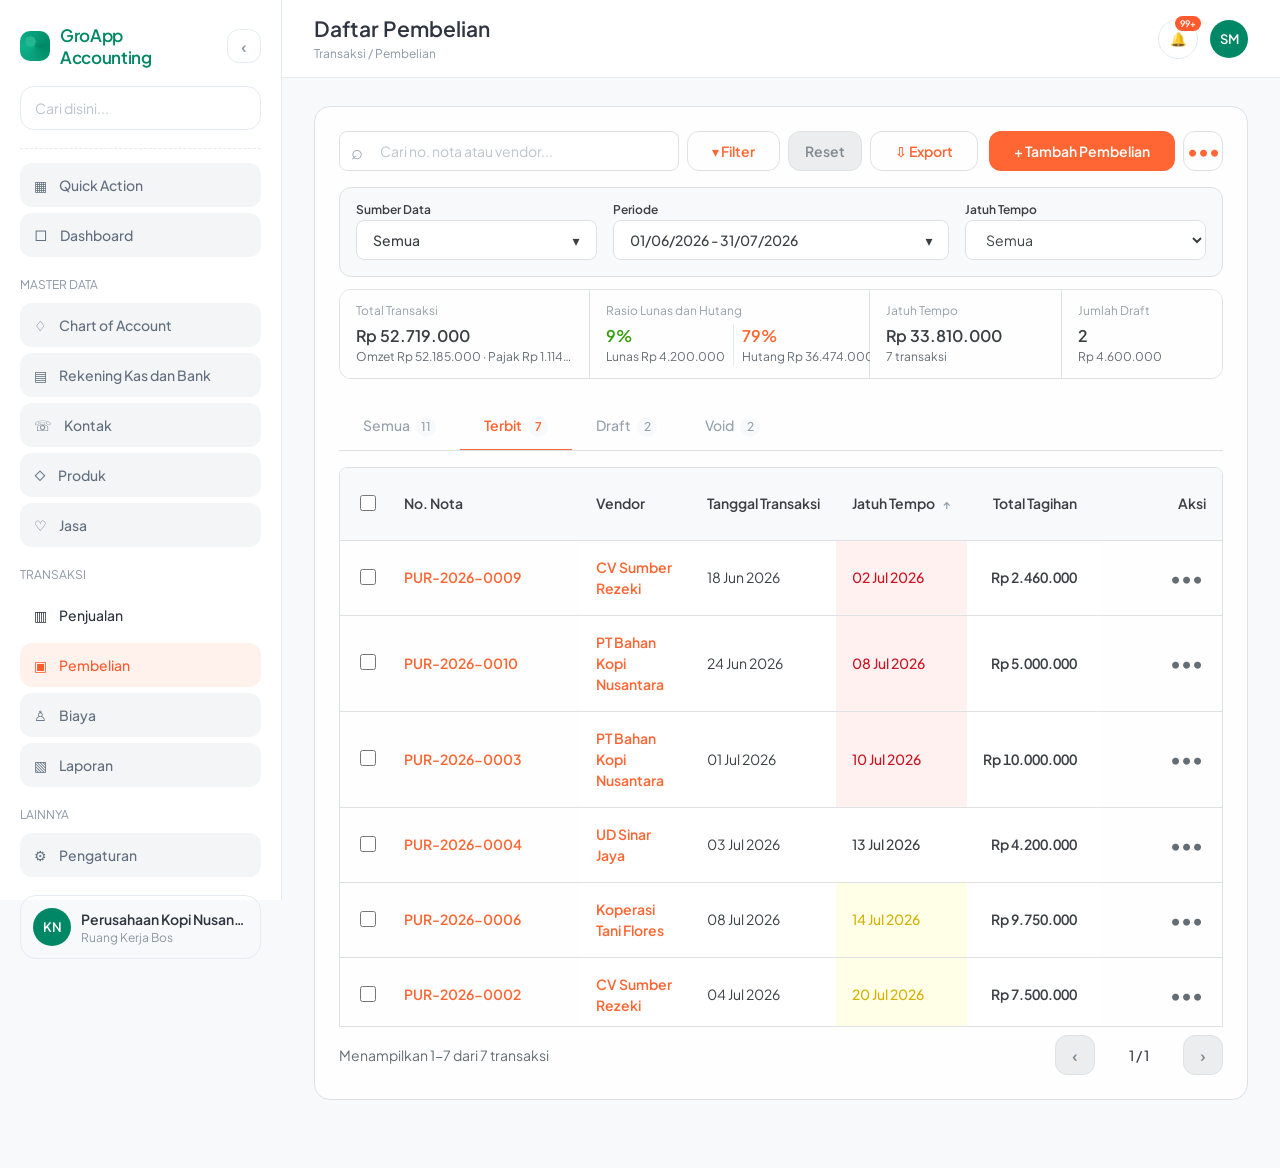
<file: ON-Pembelian dan Penjualan/index.html>
<!DOCTYPE html>
<html lang="id">
<head>
  <meta charset="UTF-8" />
  <meta name="viewport" content="width=device-width, initial-scale=1.0" />
  <meta http-equiv="refresh" content="0; url=./pembelian/" />
  <title>GroApp Accounting</title>
  <script>
    window.location.replace("./pembelian/");
  </script>
</head>
<body>
  <a href="./pembelian/">Buka prototype pembelian</a>
</body>
</html>
</file>
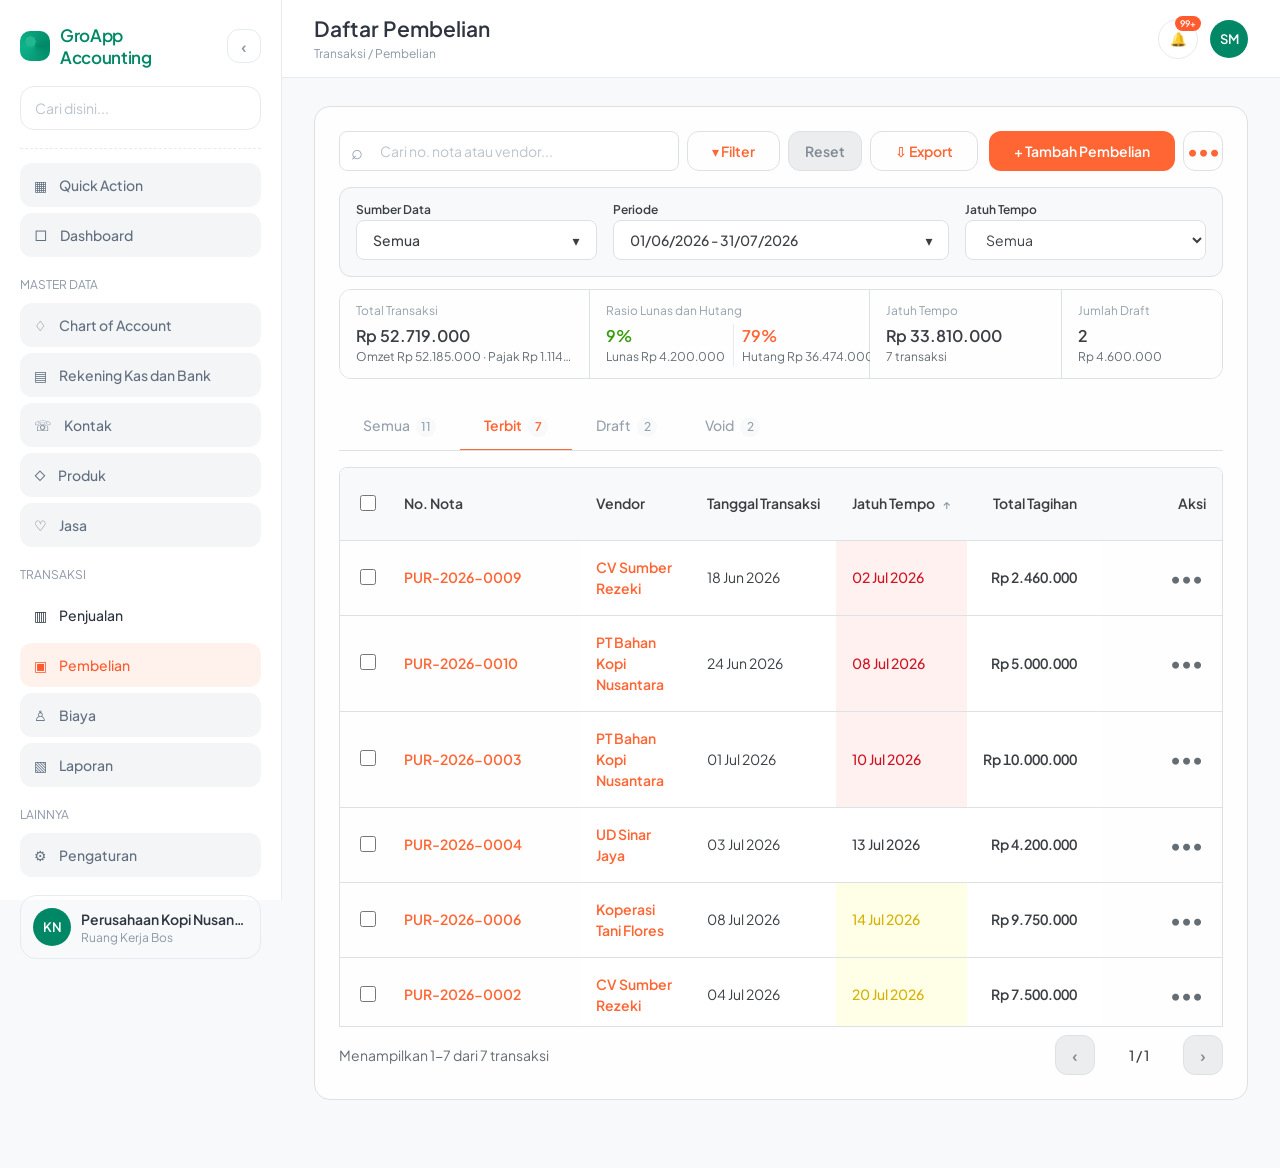
<file: ON-Pembelian dan Penjualan/pembelian/index.html>
<!DOCTYPE html>
<html lang="id">
<head>
  <meta charset="UTF-8" />
  <meta name="viewport" content="width=device-width, initial-scale=1.0"/>
  <title>GroApp Accounting - Tagihan Pembelian</title>

  <link rel="stylesheet" href="../assets/styles.css" />
</head>

<body>
  <div class="app">
    <aside class="sidebar">
      <div class="sidebar-head">
        <div class="brand">
          <div class="brand-mark"></div>
          <span>GroApp Accounting</span>
        </div>
        <button class="sidebar-toggle" onclick="toggleSidebar()" title="Collapse sidebar">‹</button>
      </div>

      <div class="sidebar-search">
        <input placeholder="Cari disini..." />
      </div>

      <nav class="nav">
        <div class="nav-item disabled" title="Belum aktif">▦ <span class="nav-label">Quick Action</span></div>
        <div class="nav-item disabled" title="Belum aktif">□ <span class="nav-label">Dashboard</span></div>

        <div class="nav-section">MASTER DATA</div>
        <div class="nav-item disabled" title="Belum aktif">♢ <span class="nav-label">Chart of Account</span></div>
        <div class="nav-item disabled" title="Belum aktif">▤ <span class="nav-label">Rekening Kas dan Bank</span></div>
        <div class="nav-item disabled" title="Belum aktif">☏ <span class="nav-label">Kontak</span></div>
        <div class="nav-item disabled" title="Belum aktif">◇ <span class="nav-label">Produk</span></div>
        <div class="nav-item disabled" title="Belum aktif">♡ <span class="nav-label">Jasa</span></div>

        <div class="nav-section">TRANSAKSI</div>
        <a class="nav-item" href="../penjualan/">▥ <span class="nav-label">Penjualan</span></a>
        <a class="nav-item active" href="../pembelian/">▣ <span class="nav-label">Pembelian</span></a>
        <div class="nav-item disabled" title="Belum aktif">♙ <span class="nav-label">Biaya</span></div>
        <div class="nav-item disabled" title="Belum aktif">▧ <span class="nav-label">Laporan</span></div>

        <div class="nav-section">LAINNYA</div>
        <div class="nav-item disabled" title="Belum aktif">⚙ <span class="nav-label">Pengaturan</span></div>
      </nav>

      <div class="company">
        <div class="avatar">KN</div>
        <div>
          <div class="company-title">Perusahaan Kopi Nusant...</div>
          <div class="company-sub">Ruang Kerja Bos</div>
        </div>
      </div>
    </aside>

    <button class="mobile-nav-backdrop" type="button" onclick="toggleMobileSidebar(false)" aria-label="Tutup navigasi"></button>

    <main class="main">
      <header class="topbar">
        <div class="topbar-heading">
          <button class="mobile-menu-toggle" type="button" onclick="toggleMobileSidebar()" aria-label="Buka navigasi" aria-expanded="false" title="Buka navigasi">☰</button>
          <div>
            <h1 class="page-title" id="pageTitle">Daftar Pembelian</h1>
            <div class="breadcrumb" id="pageBreadcrumb">Transaksi / Pembelian</div>
          </div>
        </div>

        <div class="top-actions">
          <button class="bell" onclick="toggleNotification(event)" aria-label="Buka notifikasi" title="Notifikasi">🔔</button>
          <div class="avatar">SM</div>
        </div>
      </header>

      <section class="content">
        <section id="listPage" class="page active">
          <div class="card panel list-panel">
            <div class="toolbar">
              <div class="toolbar-left">
                <div class="search-wrap">
                  <input class="search-input" id="searchInput" placeholder="Cari no. nota atau vendor..." aria-label="Cari nomor nota atau vendor" />
                </div>
                <button class="btn btn-secondary" onclick="toggleFilter(true)">▾ Filter</button>
                <button class="btn btn-neutral" id="resetFilterButton" onclick="resetFilter()" disabled>Reset</button>
                <button class="btn btn-secondary" onclick="openExportModal('filtered')">⇩ Export</button>
              </div>
              <div class="header-actions">
                <button class="btn btn-primary" onclick="openForm('create')">+ Tambah Pembelian</button>
                <div class="header-more-wrap">
                  <button class="btn btn-secondary header-more-button" type="button" onclick="toggleHeaderActions(event)" aria-label="Buka aksi lainnya" aria-expanded="false" title="Aksi lainnya">•••</button>
                  <div class="header-more-menu" id="headerActionsMenu">
                    <button type="button" onclick="quickAction('OCR'); closeHeaderActions()">Tambah melalui OCR</button>
                    <button type="button" onclick="openStandalonePayment(); closeHeaderActions()">Tambah Pembayaran</button>
                  </div>
                </div>
              </div>
            </div>

            <div class="quick-filters">
              <div class="field">
                <label>Sumber Data</label>
                <div class="multi-select">
                  <button class="select-trigger" id="quickSourcesTrigger" onclick="toggleQuickSourceMenu()" type="button"><span>Semua</span><span>▾</span></button>
                  <div class="multi-menu" id="quickSourcesMenu">
                    <input id="quickSourceSearch" placeholder="Cari sumber data..." oninput="renderQuickSourceOptions()" />
                    <div class="multi-options" id="quickFilterSources"></div>
                  </div>
                </div>
              </div>

              <div class="field">
                <label>Periode</label>
                <button class="date-trigger" id="quickPeriodLabel" onclick="openPeriodModal('quick')" type="button">
                  <span>01/06/2026 - 31/07/2026</span><span>▾</span>
                </button>
              </div>

              <div class="field">
                <label>Jatuh Tempo</label>
                <select id="quickDue" onchange="applyQuickFilters()">
                  <option value="all">Semua</option>
                  <option value="14">14 hari lagi</option>
                  <option value="7">7 hari lagi</option>
                  <option value="3">3 hari lagi</option>
                  <option value="tomorrow">Besok</option>
                  <option value="today">Hari ini</option>
                  <option value="overdue">Terlambat</option>
                </select>
              </div>
            </div>

            <div class="active-filters" id="activeFilters" aria-live="polite"></div>

            <div class="stats">
              <div class="stat">
                <div class="stat-label">Total Transaksi</div>
                <div class="stat-value" id="statTotal">Rp0</div>
                <div class="split-nominal" id="statTotalBreakdown">Omzet Rp0 · Pajak Rp0 · Diskon Rp0</div>
              </div>

              <div class="stat">
                <div class="stat-label">Rasio Lunas dan Hutang</div>
                <div class="split-stat">
                  <div class="split-box">
                    <div class="split-percent" id="paidPercent">0%</div>
                    <div class="split-nominal" id="paidNominal">Lunas Rp0</div>
                  </div>
                  <div class="split-box">
                    <div class="split-percent debt" id="debtPercent">0%</div>
                    <div class="split-nominal" id="debtNominal">Utang Rp0</div>
                  </div>
                </div>
              </div>

              <div class="stat">
                <div class="stat-label">Jatuh Tempo</div>
                <div class="stat-value" id="dueNominal">Rp0</div>
                <div class="split-nominal" id="dueThisMonth">0 transaksi</div>
              </div>

              <div class="stat">
                <div class="stat-label">Jumlah Draft</div>
                <div class="stat-value" id="draftCount">0</div>
                <div class="split-nominal" id="draftNominal">Rp0</div>
              </div>
            </div>

            <div class="tabs" id="statusTabs">
              <button class="tab-btn" data-tab="all" onclick="setTransactionTab('all')">Semua <span id="tabAllCount">0</span></button>
              <button class="tab-btn active" data-tab="Terbit" onclick="setTransactionTab('Terbit')">Terbit <span id="tabTerbitCount">0</span></button>
              <button class="tab-btn" data-tab="Draft" onclick="setTransactionTab('Draft')">Draft <span id="tabDraftCount">0</span></button>
              <button class="tab-btn" data-tab="Void" onclick="setTransactionTab('Void')">Void <span id="tabVoidCount">0</span></button>
            </div>

            <div class="bulk-bar" id="bulkBar">
              <strong id="bulkInfo">0 transaksi dipilih</strong>
              <div class="bulk-actions">
                <button class="btn btn-ghost" onclick="bulkAction('export')">Export</button>
                <button class="btn btn-ghost" onclick="bulkAction('print')">Cetak</button>
                <button class="btn btn-ghost" onclick="bulkAction('pdf')">Unduh PDF</button>
                <button class="btn btn-ghost" onclick="bulkAction('wa')">Share WhatsApp</button>
                <button class="btn btn-ghost" onclick="bulkAction('email')">Share Email</button>
              </div>
            </div>

            <div class="table-wrap">
              <table>
                <thead>
                  <tr>
                    <th class="check-cell"><input id="selectAll" type="checkbox" onchange="toggleSelectAll(this.checked)" aria-label="Pilih semua transaksi" /></th>
                    <th>No. Nota</th>
                    <th>Vendor</th>
                    <th>Tanggal Transaksi</th>
                    <th class="sortable" onclick="sortColumn('dueDate')" title="Merah: tanggal jatuh tempo sudah terlewati dan belum lunas. Kuning: jatuh tempo dalam 7 hari atau kurang dan belum lunas.">Jatuh Tempo <span class="sort-arrow" id="sort-dueDate">↕</span></th>
                    <th>Total Tagihan</th>
                    <th>Sisa Tagihan</th>
                    <th>Status Pembayaran</th>
                    <th>Aksi</th>
                  </tr>
                </thead>
                <tbody id="invoiceRows"></tbody>
              </table>
            </div>
            <div class="table-footer" id="tableFooter" aria-live="polite"></div>
          </div>
        </section>

        <section id="formPage" class="page">
          <div id="salesWizard"></div>
        </section>

        <section id="detailPage" class="page">
          <div class="card panel">
            <div class="section-head">
              <h1 class="panel-title">Detail Pembelian</h1>
              <div style="display:flex; gap:10px; flex-wrap:wrap;">
                <button class="btn btn-ghost" onclick="showPage('list')">← Kembali</button>
                <button class="btn btn-ghost" onclick="openJournal()">Lihat Jurnal</button>
                <button class="btn btn-soft" id="editBtn" onclick="openForm('edit')">Ubah</button>
                <button class="btn btn-danger" id="cancelBtn" onclick="openCancelModal()">Batalkan</button>
                <button class="btn btn-primary" id="paymentBtn" onclick="openPayment()">Catat Pembayaran</button>
              </div>
            </div>

            <div class="void-banner" id="detailVoidNotice">
              <div class="void-watermark">VOID</div>
              <div>
                <div class="void-title">Transaksi ini sudah di-void</div>
                <div class="void-meta">Alasan: <strong id="voidReasonText">-</strong></div>
                <div class="void-meta">Tanggal Void: <strong id="voidDateText">-</strong></div>
                <div class="void-meta" id="voidJournalText">-</div>
              </div>
            </div>

            <div class="detail-grid">
              <div>
                <div class="info-label">No. Nota</div>
                <div class="info-value" id="detailCode">-</div>
              </div>
              <div>
                <div class="info-label">Vendor</div>
                <div class="info-value" id="detailVendor">-</div>
              </div>
              <div>
                <div class="info-label">Status Transaksi</div>
                <div id="detailStatus"></div>
              </div>
              <div>
                <div class="info-label">Status Pembayaran</div>
                <div id="detailPaymentStatus"></div>
              </div>
              <div>
                <div class="info-label">Referensi Invoice Vendor</div>
                <div class="info-value" id="detailRef">-</div>
              </div>
              <div>
                <div class="info-label">Tanggal Transaksi</div>
                <div class="info-value" id="detailDate">-</div>
              </div>
              <div>
                <div class="info-label">Tanggal Jatuh Tempo</div>
                <div class="info-value" id="detailDue">-</div>
              </div>
            </div>
          </div>

          <div class="card panel">
            <h2 class="panel-title">Rincian Item</h2>
            <div style="height:18px"></div>

            <div class="table-wrap">
              <table>
                <thead>
                  <tr>
                    <th>Produk/Jasa</th>
                    <th>Deskripsi</th>
                    <th>Qty</th>
                    <th>Harga</th>
                    <th>Subtotal</th>
                  </tr>
                </thead>
                <tbody id="detailItems"></tbody>
              </table>
            </div>
          </div>

          <div class="card panel">
            <h2 class="panel-title">Ringkasan Total</h2>
            <div style="height:18px"></div>

            <div class="detail-grid">
              <div>
                <div class="info-label">Subtotal</div>
                <div class="info-value" id="detailSubtotal">Rp0</div>
              </div>
              <div>
                <div class="info-label">Diskon</div>
                <div class="info-value" id="detailDiscount">Rp0</div>
              </div>
              <div>
                <div class="info-label">Pajak</div>
                <div class="info-value" id="detailTax">Rp0</div>
              </div>
              <div>
                <div class="info-label">Biaya Tambahan</div>
                <div class="info-value" id="detailFee">Rp0</div>
              </div>
              <div>
                <div class="info-label">Total Tagihan</div>
                <div class="info-value amount" id="detailTotal">Rp0</div>
              </div>
              <div>
                <div class="info-label">Sisa Tagihan</div>
                <div class="info-value" id="detailRemaining">Rp0</div>
              </div>
            </div>
          </div>

          <div class="form-grid">
            <div class="card panel">
              <h2 class="panel-title">Histori Pembayaran</h2>
              <div id="paymentHistory"></div>
            </div>

            <div class="card panel">
              <h2 class="panel-title">Histori Perubahan</h2>
              <div id="changeHistory"></div>
            </div>
          </div>
        </section>
      </section>
    </main>
  </div>

  <div class="filter-popover" id="filterPopover" onclick="outsideFilter(event)">
    <div class="filter-card">
      <div class="section-head" style="margin-bottom:18px;">
        <h2 class="panel-title">Filter</h2>
        <button class="close" onclick="toggleFilter(false)">×</button>
      </div>

      <div class="filter-grid">
        <div class="field">
          <label>Sumber Data</label>
          <div class="multi-select">
            <button class="select-trigger" id="sourcesTrigger" onclick="toggleMultiMenu('sources')" type="button"><span>Semua</span><span>▾</span></button>
            <div class="multi-menu" id="sourcesMenu">
              <input id="sourceSearch" placeholder="Cari sumber data..." oninput="renderMultiOptions('sources')" />
              <div class="multi-options" id="filterSources"></div>
            </div>
          </div>
        </div>

        <div class="field">
          <label>Vendor</label>
          <div class="multi-select">
            <button class="select-trigger" id="vendorsTrigger" onclick="toggleMultiMenu('vendors')" type="button"><span>Semua</span><span>▾</span></button>
            <div class="multi-menu" id="vendorsMenu">
              <input id="vendorSearch" placeholder="Cari vendor..." oninput="renderMultiOptions('vendors')" />
              <div class="multi-options" id="filterVendors"></div>
            </div>
          </div>
        </div>

        <div class="field">
          <label>Periode</label>
          <button class="date-trigger" id="filterPeriodLabel" onclick="openPeriodModal('filter')" type="button">
            <span>01/06/2026 - 31/07/2026</span><span>▾</span>
          </button>
          <div class="status-note">Maksimal rentang periode satu tahun.</div>
        </div>

        <div class="field">
          <label>Metode Pembayaran</label>
          <select id="filterPaymentMethod">
            <option value="all">Semua metode</option>
            <option>Transfer Bank</option>
            <option>Tunai</option>
            <option>Virtual Account</option>
            <option>Kartu Kredit</option>
          </select>
        </div>

        <div class="field">
          <label>Rekening Kas/Bank</label>
          <div class="multi-select">
            <button class="select-trigger" id="accountsTrigger" onclick="toggleMultiMenu('accounts')" type="button"><span>Semua</span><span>▾</span></button>
            <div class="multi-menu" id="accountsMenu">
              <input id="accountSearch" placeholder="Cari rekening..." oninput="renderMultiOptions('accounts')" />
              <div class="multi-options" id="filterAccounts"></div>
            </div>
          </div>
        </div>

        <div class="field">
          <label>Produk</label>
          <div class="multi-select">
            <button class="select-trigger" id="productsTrigger" onclick="toggleMultiMenu('products')" type="button"><span>Semua</span><span>▾</span></button>
            <div class="multi-menu" id="productsMenu">
              <input id="productSearch" placeholder="Cari produk..." oninput="renderMultiOptions('products')" />
              <div class="multi-options" id="filterProducts"></div>
            </div>
          </div>
        </div>

        <div class="field">
          <label>Status Pembayaran</label>
          <select id="filterPaymentStatus" onchange="syncDueFilterAvailability()">
            <option value="all">Semua status pembayaran</option>
            <option>Belum Dibayar</option>
            <option>Dibayar Sebagian</option>
            <option>Lunas</option>
          </select>
        </div>

        <div class="field">
          <label>Status Transaksi</label>
          <select id="filterTransactionStatus">
            <option value="all">Semua status transaksi</option>
            <option>Draft</option>
            <option>Terbit</option>
            <option>Void</option>
          </select>
        </div>

        <div class="field">
          <label>Status Jatuh Tempo</label>
          <select id="filterDueStatus">
            <option value="all">Semua</option>
            <option value="14">14 hari lagi</option>
            <option value="7">7 hari lagi</option>
            <option value="3">3 hari lagi</option>
            <option value="tomorrow">Besok</option>
            <option value="today">Hari ini</option>
            <option value="overdue">Terlambat</option>
          </select>
          <div class="status-note" id="dueFilterNote">Aktif saat status pembayaran belum lunas.</div>
        </div>

        <div class="field">
          <label>Pembuat Nota</label>
          <div class="multi-select">
            <button class="select-trigger" id="creatorsTrigger" onclick="toggleMultiMenu('creators')" type="button"><span>Semua</span><span>▾</span></button>
            <div class="multi-menu" id="creatorsMenu">
              <input id="creatorSearch" placeholder="Cari pembuat..." oninput="renderMultiOptions('creators')" />
              <div class="multi-options" id="filterCreators"></div>
            </div>
          </div>
        </div>
      </div>

      <div class="modal-actions">
        <button class="btn btn-ghost" onclick="resetFilter()">Reset</button>
        <button class="btn btn-primary" onclick="applyFilter()">Terapkan</button>
      </div>
    </div>
  </div>

  <div class="notification-popover" id="notificationPopover">
    <div class="notification-title">Notifikasi</div>

    <div class="notification-item">
      <div class="notification-dot">⏰</div>
      <div>
        <div class="notification-main">Reminder H-3 Jatuh Tempo</div>
        <div class="notification-desc">
          Tagihan <strong>BIL-0001</strong> dari PT Maju Mapan akan jatuh tempo dalam 3 hari.
        </div>
        <div class="notification-time">Hari ini, 09:00</div>
      </div>
    </div>

    <div class="notification-item">
      <div class="notification-dot">⚠️</div>
      <div>
        <div class="notification-main">Jatuh Tempo Hari Ini</div>
        <div class="notification-desc">
          Tagihan <strong>BIL-0006</strong> dari CV Sumber Rezeki jatuh tempo hari ini dan belum lunas.
        </div>
        <div class="notification-time">Hari ini, 08:00</div>
      </div>
    </div>
  </div>

  <div class="modal-backdrop" id="journalModal">
    <div class="modal large">
      <div class="modal-head">
        <div>
          <div class="modal-title">Jurnal Otomatis</div>
          <div class="sub-text" id="journalSubtitle">Jurnal dibuat otomatis dari tagihan dan pembayaran.</div>
        </div>
        <button class="close" onclick="closeModal('journalModal')">×</button>
      </div>

      <div class="table-wrap">
        <table>
          <thead>
            <tr>
              <th>Tanggal</th>
              <th>Akun</th>
              <th>Debit</th>
              <th>Kredit</th>
            </tr>
          </thead>
          <tbody id="journalRows"></tbody>
        </table>
      </div>

      <div class="modal-actions">
        <button class="btn btn-primary" onclick="closeModal('journalModal')">Tutup</button>
      </div>
    </div>
  </div>

  <div class="modal-backdrop" id="paymentModal">
    <div class="modal">
      <div class="modal-head">
        <div>
          <div class="modal-title">Catat Pembayaran</div>
          <div class="sub-text" id="paymentInfo">Sisa tagihan: Rp0</div>
        </div>
        <button class="close" onclick="closeModal('paymentModal')">×</button>
      </div>

      <div class="form-grid">
        <div class="field">
          <label>Tanggal Pembayaran <span class="required">*</span></label>
          <input id="paymentDate" type="date" />
        </div>

        <div class="field">
          <label>Rekening <span class="required">*</span></label>
          <select id="paymentAccount">
            <option>BCA Operasional</option>
            <option>Mandiri Bisnis</option>
            <option>BRI Utama</option>
          </select>
        </div>

        <div class="field">
          <label>Nominal <span class="required">*</span></label>
          <input id="paymentAmount" type="number" />
        </div>
      </div>

      <div style="height:14px"></div>

      <div class="field">
        <label>Nomor Referensi</label>
        <input id="paymentRef" placeholder="Contoh: TRX-20260120-001" />
      </div>

      <div style="height:14px"></div>

      <div class="upload">
        📁 <span>Unggah bukti bayar</span>
        <div class="sub-text">Format: JPG, PNG, PDF</div>
      </div>

      <div class="modal-actions">
        <button class="btn btn-ghost" onclick="closeModal('paymentModal')">Batal</button>
        <button class="btn btn-primary" onclick="savePayment()">Simpan Pembayaran</button>
      </div>
    </div>
  </div>

  <div class="modal-backdrop" id="cancelModal">
    <div class="modal">
      <div class="modal-head">
        <div>
          <div class="modal-title">Void transaksi?</div>
          <div class="sub-text">
            <span id="cancelTargetCode">-</span> · <span id="cancelTargetStatus">-</span>
          </div>
        </div>
        <button class="close" onclick="closeModal('cancelModal')">×</button>
      </div>

      <div class="void-options">
        <label class="choice-card">
          <input type="radio" name="cancelOption" value="void" checked />
          <span>
            <strong>Void saja</strong>
            <small>Transaksi lama berubah menjadi Void dan tetap tersimpan sebagai histori.</small>
          </span>
        </label>
        <label class="choice-card">
          <input type="radio" name="cancelOption" value="copy" />
          <span>
            <strong>Void dan Salin Transaksi Baru</strong>
            <small>Form transaksi baru akan dibuka dengan data dari transaksi lama dan nomor baru.</small>
          </span>
        </label>
      </div>

      <div class="field">
        <label>Alasan pembatalan <span class="required">*</span></label>
        <textarea id="cancelReason" placeholder="Contoh: harga vendor berubah, transaksi akan dibuat ulang."></textarea>
      </div>

      <div class="void-note" id="cancelJournalInfo">Status tutup buku dihitung otomatis dari tanggal transaksi.</div>
      <div class="void-note warning" id="cancelPaymentWarning"></div>

      <div class="modal-actions">
        <button class="btn btn-ghost" onclick="closeModal('cancelModal')">Kembali</button>
        <button class="btn btn-danger" onclick="confirmCancel()">Ya, Void</button>
      </div>
    </div>
  </div>

  <div class="modal-backdrop" id="vendorModal">
    <div class="modal">
      <div class="modal-head">
        <div>
          <div class="modal-title" id="vendorModalTitle">Detail Vendor</div>
          <div class="sub-text" id="vendorModalSubtitle">Kontak vendor</div>
        </div>
        <button class="close" onclick="closeModal('vendorModal')">×</button>
      </div>

      <div class="detail-grid">
        <div>
          <div class="info-label">Nama Vendor</div>
          <div class="info-value" id="vendorInfoName">-</div>
        </div>
        <div>
          <div class="info-label">Telepon</div>
          <div class="info-value" id="vendorInfoPhone">-</div>
        </div>
        <div>
          <div class="info-label">Email</div>
          <div class="info-value" id="vendorInfoEmail">-</div>
        </div>
      </div>

      <div class="modal-actions">
        <button class="btn btn-primary" onclick="closeModal('vendorModal')">Tutup</button>
      </div>
    </div>
  </div>

  <div class="modal-backdrop" id="periodModal">
    <div class="modal period">
      <div class="period-head">
        <h2 class="panel-title">Pilih Periode</h2>
        <div class="header-actions">
          <button class="btn btn-ghost" onclick="resetPeriodDraft()">Reset</button>
          <button class="btn btn-soft" onclick="togglePeriodShortcuts()">Pilih ▾</button>
        </div>
      </div>

      <div class="period-body">
        <div>
          <div class="period-field">
            Periode Awal <span class="required">*</span>
            <strong id="periodDraftStart">01/06/2026</strong>
          </div>
          <div class="calendar-title">‹ <span>Juli</span></div>
          <div class="calendar-grid" id="calendarStart"></div>
        </div>

        <div>
          <div class="period-field">
            Periode Akhir <span class="required">*</span>
            <strong id="periodDraftEnd">31/07/2026</strong>
          </div>
          <div class="calendar-title"><span>Juli</span> ›</div>
          <div class="calendar-grid" id="calendarEnd"></div>
        </div>

        <div class="period-shortcuts" id="periodShortcuts">
          <button onclick="setPeriodShortcut('today')">Hari ini</button>
          <button onclick="setPeriodShortcut('year')">Tahun Ini</button>
          <button onclick="setPeriodShortcut('week')">1 Minggu Terakhir</button>
          <button onclick="setPeriodShortcut('month')">1 Bulan Terakhir</button>
          <button onclick="setPeriodShortcut('quarter')">3 Bulan Terakhir</button>
          <button onclick="setPeriodShortcut('custom')">Custom</button>
        </div>
      </div>

      <div class="period-footer">
        <button class="btn btn-ghost" onclick="closeModal('periodModal')">Batal</button>
        <button class="btn btn-primary" onclick="applyPeriodDraft()">Terapkan</button>
      </div>
    </div>
  </div>

  <div class="modal-backdrop" id="exportModal">
    <div class="modal export-modal">
      <div class="export-head">
        <h2 class="panel-title">Pengaturan Ekspor</h2>
        <button class="close" onclick="closeModal('exportModal')">×</button>
      </div>

      <div class="export-body">
        <div class="export-option active" id="exportOptionFiltered" onclick="setExportScope('filtered')">
          <div class="export-left"><span class="radio-dot"></span>Sesuai Filter dan Search</div>
          <div class="count-pill" id="exportFilteredCount">0 Item</div>
        </div>
        <div class="export-option" id="exportOptionDraft" onclick="setExportScope('draft')">
          <div class="export-left"><span class="radio-dot"></span>Draft Saja</div>
          <div class="count-pill" id="exportDraftCount">0 Item</div>
        </div>
        <div class="export-option" id="exportOptionTerbit" onclick="setExportScope('terbit')">
          <div class="export-left"><span class="radio-dot"></span>Terbit Saja</div>
          <div class="count-pill" id="exportTerbitCount">0 Item</div>
        </div>
        <div class="export-option" id="exportOptionVoid" onclick="setExportScope('void')">
          <div class="export-left"><span class="radio-dot"></span>Void Saja</div>
          <div class="count-pill" id="exportVoidCount">0 Item</div>
        </div>
        <div class="export-option" id="exportOptionAll" onclick="setExportScope('all')">
          <div class="export-left"><span class="radio-dot"></span>Semua Data</div>
          <div class="count-pill" id="exportAllCount">0 Item</div>
        </div>

        <div class="export-format">
          <div class="export-option active" id="exportFormatExcel" onclick="setExportFormat('excel')">
            <div class="export-left"><span class="radio-dot"></span>Excel</div>
            <div class="count-pill">.xlsx</div>
          </div>
          <div class="export-option" id="exportFormatPdf" onclick="setExportFormat('pdf')">
            <div class="export-left"><span class="radio-dot"></span>PDF</div>
            <div class="count-pill">.pdf</div>
          </div>
        </div>

        <div class="export-summary" id="exportSummary">Data akan diekspor dalam file Excel.</div>
      </div>

      <div class="export-footer">
        <button class="btn btn-ghost" onclick="closeModal('exportModal')">Batal</button>
        <button class="btn btn-primary" onclick="exportNow()">Ekspor Sekarang</button>
      </div>
    </div>
  </div>

  <div class="toast" id="toast">✅ <span id="toastText">Berhasil</span></div>

  <script src="../js/modules/pembelian.js"></script>
  <script src="../js/shared/transaction-prototype.js"></script>
  <script src="../js/modules/pembelian-wizard.js"></script>
</body>
</html>
</file>
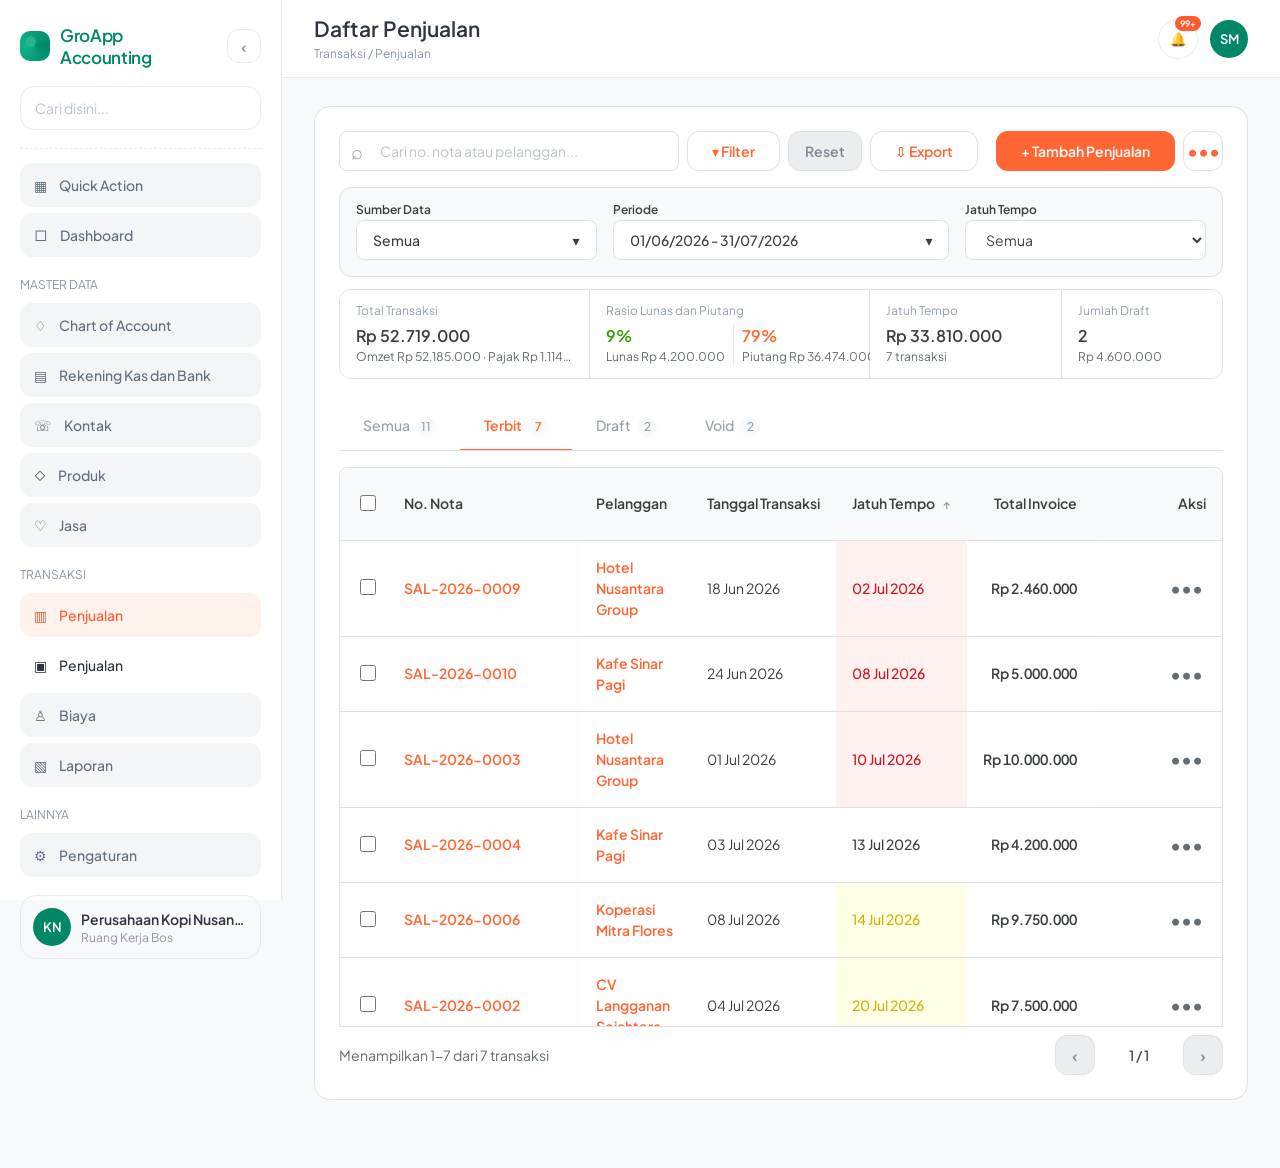
<file: ON-Pembelian dan Penjualan/penjualan/index.html>
<!DOCTYPE html>
<html lang="id">
<head>
  <meta charset="UTF-8" />
  <meta name="viewport" content="width=device-width, initial-scale=1.0"/>
  <title>GroApp Accounting - Tagihan Penjualan</title>

  <link rel="stylesheet" href="../assets/styles.css" />
</head>

<body>
  <div class="app">
    <aside class="sidebar">
      <div class="sidebar-head">
        <div class="brand">
          <div class="brand-mark"></div>
          <span>GroApp Accounting</span>
        </div>
        <button class="sidebar-toggle" onclick="toggleSidebar()" title="Collapse sidebar">‹</button>
      </div>

      <div class="sidebar-search">
        <input placeholder="Cari disini..." />
      </div>

      <nav class="nav">
        <div class="nav-item disabled" title="Belum aktif">▦ <span class="nav-label">Quick Action</span></div>
        <div class="nav-item disabled" title="Belum aktif">□ <span class="nav-label">Dashboard</span></div>

        <div class="nav-section">MASTER DATA</div>
        <div class="nav-item disabled" title="Belum aktif">♢ <span class="nav-label">Chart of Account</span></div>
        <div class="nav-item disabled" title="Belum aktif">▤ <span class="nav-label">Rekening Kas dan Bank</span></div>
        <div class="nav-item disabled" title="Belum aktif">☏ <span class="nav-label">Kontak</span></div>
        <div class="nav-item disabled" title="Belum aktif">◇ <span class="nav-label">Produk</span></div>
        <div class="nav-item disabled" title="Belum aktif">♡ <span class="nav-label">Jasa</span></div>

        <div class="nav-section">TRANSAKSI</div>
        <a class="nav-item active" href="../penjualan/">▥ <span class="nav-label">Penjualan</span></a>
        <a class="nav-item" href="../pembelian/">▣ <span class="nav-label">Pembelian</span></a>
        <div class="nav-item disabled" title="Belum aktif">♙ <span class="nav-label">Biaya</span></div>
        <div class="nav-item disabled" title="Belum aktif">▧ <span class="nav-label">Laporan</span></div>

        <div class="nav-section">LAINNYA</div>
        <div class="nav-item disabled" title="Belum aktif">⚙ <span class="nav-label">Pengaturan</span></div>
      </nav>

      <div class="company">
        <div class="avatar">KN</div>
        <div>
          <div class="company-title">Perusahaan Kopi Nusant...</div>
          <div class="company-sub">Ruang Kerja Bos</div>
        </div>
      </div>
    </aside>

    <button class="mobile-nav-backdrop" type="button" onclick="toggleMobileSidebar(false)" aria-label="Tutup navigasi"></button>

    <main class="main">
      <header class="topbar">
        <div class="topbar-heading">
          <button class="mobile-menu-toggle" type="button" onclick="toggleMobileSidebar()" aria-label="Buka navigasi" aria-expanded="false" title="Buka navigasi">☰</button>
          <div>
            <h1 class="page-title" id="pageTitle">Daftar Penjualan</h1>
            <div class="breadcrumb" id="pageBreadcrumb">Transaksi / Penjualan</div>
          </div>
        </div>

        <div class="top-actions">
          <button class="bell" onclick="toggleNotification(event)" aria-label="Buka notifikasi" title="Notifikasi">🔔</button>
          <div class="avatar">SM</div>
        </div>
      </header>

      <section class="content">
        <section id="listPage" class="page active">
          <div class="card panel list-panel">
            <div class="toolbar">
              <div class="toolbar-left">
                <div class="search-wrap">
                  <input class="search-input" id="searchInput" placeholder="Cari no. nota atau pelanggan..." aria-label="Cari nomor nota atau pelanggan" />
                </div>
                <button class="btn btn-secondary" onclick="toggleFilter(true)">▾ Filter</button>
                <button class="btn btn-neutral" id="resetFilterButton" onclick="resetFilter()" disabled>Reset</button>
                <button class="btn btn-secondary" onclick="openExportModal('filtered')">⇩ Export</button>
              </div>
              <div class="header-actions">
                <button class="btn btn-primary" onclick="openForm('create')">+ Tambah Penjualan</button>
                <div class="header-more-wrap">
                  <button class="btn btn-secondary header-more-button" type="button" onclick="toggleHeaderActions(event)" aria-label="Buka aksi lainnya" aria-expanded="false" title="Aksi lainnya">•••</button>
                  <div class="header-more-menu" id="headerActionsMenu">
                    <button type="button" onclick="openStandalonePayment(); closeHeaderActions()">Tambah Pembayaran</button>
                  </div>
                </div>
              </div>
            </div>

            <div class="quick-filters">
              <div class="field">
                <label>Sumber Data</label>
                <div class="multi-select">
                  <button class="select-trigger" id="quickSourcesTrigger" onclick="toggleQuickSourceMenu()" type="button"><span>Semua</span><span>▾</span></button>
                  <div class="multi-menu" id="quickSourcesMenu">
                    <input id="quickSourceSearch" placeholder="Cari sumber data..." oninput="renderQuickSourceOptions()" />
                    <div class="multi-options" id="quickFilterSources"></div>
                  </div>
                </div>
              </div>

              <div class="field">
                <label>Periode</label>
                <button class="date-trigger" id="quickPeriodLabel" onclick="openPeriodModal('quick')" type="button">
                  <span>01/06/2026 - 31/07/2026</span><span>▾</span>
                </button>
              </div>

              <div class="field">
                <label>Jatuh Tempo</label>
                <select id="quickDue" onchange="applyQuickFilters()">
                  <option value="all">Semua</option>
                  <option value="14">14 hari lagi</option>
                  <option value="7">7 hari lagi</option>
                  <option value="3">3 hari lagi</option>
                  <option value="tomorrow">Besok</option>
                  <option value="today">Hari ini</option>
                  <option value="overdue">Terlambat</option>
                </select>
              </div>
            </div>

            <div class="active-filters" id="activeFilters" aria-live="polite"></div>

            <div class="stats">
              <div class="stat">
                <div class="stat-label">Total Transaksi</div>
                <div class="stat-value" id="statTotal">Rp0</div>
                <div class="split-nominal" id="statTotalBreakdown">Omzet Rp0 · Pajak Rp0 · Diskon Rp0</div>
              </div>

              <div class="stat">
                <div class="stat-label">Rasio Lunas dan Piutang</div>
                <div class="split-stat">
                  <div class="split-box">
                    <div class="split-percent" id="paidPercent">0%</div>
                    <div class="split-nominal" id="paidNominal">Lunas Rp0</div>
                  </div>
                  <div class="split-box">
                    <div class="split-percent debt" id="debtPercent">0%</div>
                    <div class="split-nominal" id="debtNominal">Utang Rp0</div>
                  </div>
                </div>
              </div>

              <div class="stat">
                <div class="stat-label">Jatuh Tempo</div>
                <div class="stat-value" id="dueNominal">Rp0</div>
                <div class="split-nominal" id="dueThisMonth">0 transaksi</div>
              </div>

              <div class="stat">
                <div class="stat-label">Jumlah Draft</div>
                <div class="stat-value" id="draftCount">0</div>
                <div class="split-nominal" id="draftNominal">Rp0</div>
              </div>
            </div>

            <div class="tabs" id="statusTabs">
              <button class="tab-btn" data-tab="all" onclick="setTransactionTab('all')">Semua <span id="tabAllCount">0</span></button>
              <button class="tab-btn active" data-tab="Terbit" onclick="setTransactionTab('Terbit')">Terbit <span id="tabTerbitCount">0</span></button>
              <button class="tab-btn" data-tab="Draft" onclick="setTransactionTab('Draft')">Draft <span id="tabDraftCount">0</span></button>
              <button class="tab-btn" data-tab="Void" onclick="setTransactionTab('Void')">Void <span id="tabVoidCount">0</span></button>
            </div>

            <div class="bulk-bar" id="bulkBar">
              <strong id="bulkInfo">0 transaksi dipilih</strong>
              <div class="bulk-actions">
                <button class="btn btn-ghost" onclick="bulkAction('export')">Export</button>
                <button class="btn btn-ghost" onclick="bulkAction('print')">Cetak</button>
                <button class="btn btn-ghost" onclick="bulkAction('pdf')">Unduh PDF</button>
                <button class="btn btn-ghost" onclick="bulkAction('wa')">Share WhatsApp</button>
                <button class="btn btn-ghost" onclick="bulkAction('email')">Share Email</button>
              </div>
            </div>

            <div class="table-wrap">
              <table>
                <thead>
                  <tr>
                    <th class="check-cell"><input id="selectAll" type="checkbox" onchange="toggleSelectAll(this.checked)" aria-label="Pilih semua transaksi" /></th>
                    <th>No. Nota</th>
                    <th>Pelanggan</th>
                    <th>Tanggal Transaksi</th>
                    <th class="sortable" onclick="sortColumn('dueDate')" title="Merah: tanggal jatuh tempo sudah terlewati dan belum lunas. Kuning: jatuh tempo dalam 7 hari atau kurang dan belum lunas.">Jatuh Tempo <span class="sort-arrow" id="sort-dueDate">↕</span></th>
                    <th>Total Tagihan</th>
                    <th>Sisa Tagihan</th>
                    <th>Status Pembayaran</th>
                    <th>Aksi</th>
                  </tr>
                </thead>
                <tbody id="invoiceRows"></tbody>
              </table>
            </div>
            <div class="table-footer" id="tableFooter" aria-live="polite"></div>
          </div>
        </section>

        <section id="formPage" class="page">
          <div id="salesWizard"></div>
        </section>

        <section id="detailPage" class="page">
          <div class="card panel">
            <div class="section-head">
              <h1 class="panel-title">Detail Penjualan</h1>
              <div style="display:flex; gap:10px; flex-wrap:wrap;">
                <button class="btn btn-ghost" onclick="showPage('list')">← Kembali</button>
                <button class="btn btn-ghost" onclick="openJournal()">Lihat Jurnal</button>
                <button class="btn btn-soft" id="editBtn" onclick="openForm('edit')">Ubah</button>
                <button class="btn btn-danger" id="cancelBtn" onclick="openCancelModal()">Batalkan</button>
                <button class="btn btn-primary" id="paymentBtn" onclick="openPayment()">Catat Pembayaran</button>
              </div>
            </div>

            <div class="void-banner" id="detailVoidNotice">
              <div class="void-watermark">VOID</div>
              <div>
                <div class="void-title">Transaksi ini sudah di-void</div>
                <div class="void-meta">Alasan: <strong id="voidReasonText">-</strong></div>
                <div class="void-meta">Tanggal Void: <strong id="voidDateText">-</strong></div>
                <div class="void-meta" id="voidJournalText">-</div>
              </div>
            </div>

            <div class="detail-grid">
              <div>
                <div class="info-label">No. Nota</div>
                <div class="info-value" id="detailCode">-</div>
              </div>
              <div>
                <div class="info-label">Pelanggan</div>
                <div class="info-value" id="detailVendor">-</div>
              </div>
              <div>
                <div class="info-label">Status Transaksi</div>
                <div id="detailStatus"></div>
              </div>
              <div>
                <div class="info-label">Status Pembayaran</div>
                <div id="detailPaymentStatus"></div>
              </div>
              <div>
                <div class="info-label">Referensi Invoice Pelanggan</div>
                <div class="info-value" id="detailRef">-</div>
              </div>
              <div>
                <div class="info-label">Tanggal Transaksi</div>
                <div class="info-value" id="detailDate">-</div>
              </div>
              <div>
                <div class="info-label">Tanggal Jatuh Tempo</div>
                <div class="info-value" id="detailDue">-</div>
              </div>
            </div>
          </div>

          <div class="card panel">
            <h2 class="panel-title">Rincian Item</h2>
            <div style="height:18px"></div>

            <div class="table-wrap">
              <table>
                <thead>
                  <tr>
                    <th>Produk/Jasa</th>
                    <th>Deskripsi</th>
                    <th>Qty</th>
                    <th>Harga</th>
                    <th>Subtotal</th>
                  </tr>
                </thead>
                <tbody id="detailItems"></tbody>
              </table>
            </div>
          </div>

          <div class="card panel">
            <h2 class="panel-title">Ringkasan Total</h2>
            <div style="height:18px"></div>

            <div class="detail-grid">
              <div>
                <div class="info-label">Subtotal</div>
                <div class="info-value" id="detailSubtotal">Rp0</div>
              </div>
              <div>
                <div class="info-label">Diskon</div>
                <div class="info-value" id="detailDiscount">Rp0</div>
              </div>
              <div>
                <div class="info-label">Pajak</div>
                <div class="info-value" id="detailTax">Rp0</div>
              </div>
              <div>
                <div class="info-label">Biaya Tambahan</div>
                <div class="info-value" id="detailFee">Rp0</div>
              </div>
              <div>
                <div class="info-label">Total Tagihan</div>
                <div class="info-value amount" id="detailTotal">Rp0</div>
              </div>
              <div>
                <div class="info-label">Sisa Tagihan</div>
                <div class="info-value" id="detailRemaining">Rp0</div>
              </div>
            </div>
          </div>

          <div class="form-grid">
            <div class="card panel">
              <h2 class="panel-title">Histori Pembayaran</h2>
              <div id="paymentHistory"></div>
            </div>

            <div class="card panel">
              <h2 class="panel-title">Histori Perubahan</h2>
              <div id="changeHistory"></div>
            </div>
          </div>
        </section>
      </section>
    </main>
  </div>

  <div class="filter-popover" id="filterPopover" onclick="outsideFilter(event)">
    <div class="filter-card">
      <div class="section-head" style="margin-bottom:18px;">
        <h2 class="panel-title">Filter</h2>
        <button class="close" onclick="toggleFilter(false)">×</button>
      </div>

      <div class="filter-grid">
        <div class="field">
          <label>Sumber Data</label>
          <div class="multi-select">
            <button class="select-trigger" id="sourcesTrigger" onclick="toggleMultiMenu('sources')" type="button"><span>Semua</span><span>▾</span></button>
            <div class="multi-menu" id="sourcesMenu">
              <input id="sourceSearch" placeholder="Cari sumber data..." oninput="renderMultiOptions('sources')" />
              <div class="multi-options" id="filterSources"></div>
            </div>
          </div>
        </div>

        <div class="field">
          <label>Pelanggan</label>
          <div class="multi-select">
            <button class="select-trigger" id="vendorsTrigger" onclick="toggleMultiMenu('vendors')" type="button"><span>Semua</span><span>▾</span></button>
            <div class="multi-menu" id="vendorsMenu">
              <input id="vendorSearch" placeholder="Cari pelanggan..." oninput="renderMultiOptions('vendors')" />
              <div class="multi-options" id="filterVendors"></div>
            </div>
          </div>
        </div>

        <div class="field">
          <label>Periode</label>
          <button class="date-trigger" id="filterPeriodLabel" onclick="openPeriodModal('filter')" type="button">
            <span>01/06/2026 - 31/07/2026</span><span>▾</span>
          </button>
          <div class="status-note">Maksimal rentang periode satu tahun.</div>
        </div>

        <div class="field">
          <label>Metode Pembayaran</label>
          <select id="filterPaymentMethod">
            <option value="all">Semua metode</option>
            <option>Transfer Bank</option>
            <option>Tunai</option>
            <option>Virtual Account</option>
            <option>Kartu Kredit</option>
          </select>
        </div>

        <div class="field">
          <label>Rekening Kas/Bank</label>
          <div class="multi-select">
            <button class="select-trigger" id="accountsTrigger" onclick="toggleMultiMenu('accounts')" type="button"><span>Semua</span><span>▾</span></button>
            <div class="multi-menu" id="accountsMenu">
              <input id="accountSearch" placeholder="Cari rekening..." oninput="renderMultiOptions('accounts')" />
              <div class="multi-options" id="filterAccounts"></div>
            </div>
          </div>
        </div>

        <div class="field">
          <label>Produk dan Jasa</label>
          <div class="multi-select">
            <button class="select-trigger" id="productsTrigger" onclick="toggleMultiMenu('products')" type="button"><span>Semua</span><span>▾</span></button>
            <div class="multi-menu" id="productsMenu">
              <input id="productSearch" placeholder="Cari produk atau jasa..." oninput="renderMultiOptions('products')" />
              <div class="multi-options" id="filterProducts"></div>
            </div>
          </div>
        </div>

        <div class="field">
          <label>Status Pembayaran</label>
          <select id="filterPaymentStatus" onchange="syncDueFilterAvailability()">
            <option value="all">Semua status pembayaran</option>
            <option>Belum Dibayar</option>
            <option>Dibayar Sebagian</option>
            <option>Lunas</option>
          </select>
        </div>

        <div class="field">
          <label>Status Transaksi</label>
          <select id="filterTransactionStatus">
            <option value="all">Semua status transaksi</option>
            <option>Draft</option>
            <option>Terbit</option>
            <option>Void</option>
          </select>
        </div>

        <div class="field">
          <label>Status Jatuh Tempo</label>
          <select id="filterDueStatus">
            <option value="all">Semua</option>
            <option value="14">14 hari lagi</option>
            <option value="7">7 hari lagi</option>
            <option value="3">3 hari lagi</option>
            <option value="tomorrow">Besok</option>
            <option value="today">Hari ini</option>
            <option value="overdue">Terlambat</option>
          </select>
          <div class="status-note" id="dueFilterNote">Aktif saat status pembayaran belum lunas.</div>
        </div>

        <div class="field">
          <label>Pembuat Nota</label>
          <div class="multi-select">
            <button class="select-trigger" id="creatorsTrigger" onclick="toggleMultiMenu('creators')" type="button"><span>Semua</span><span>▾</span></button>
            <div class="multi-menu" id="creatorsMenu">
              <input id="creatorSearch" placeholder="Cari pembuat..." oninput="renderMultiOptions('creators')" />
              <div class="multi-options" id="filterCreators"></div>
            </div>
          </div>
        </div>
      </div>

      <div class="modal-actions">
        <button class="btn btn-ghost" onclick="resetFilter()">Reset</button>
        <button class="btn btn-primary" onclick="applyFilter()">Terapkan</button>
      </div>
    </div>
  </div>

  <div class="notification-popover" id="notificationPopover">
    <div class="notification-title">Notifikasi</div>

    <div class="notification-item">
      <div class="notification-dot">⏰</div>
      <div>
        <div class="notification-main">Reminder H-3 Jatuh Tempo</div>
        <div class="notification-desc">
          Tagihan <strong>BIL-0001</strong> dari PT Maju Mapan akan jatuh tempo dalam 3 hari.
        </div>
        <div class="notification-time">Hari ini, 09:00</div>
      </div>
    </div>

    <div class="notification-item">
      <div class="notification-dot">⚠️</div>
      <div>
        <div class="notification-main">Jatuh Tempo Hari Ini</div>
        <div class="notification-desc">
          Tagihan <strong>BIL-0006</strong> dari CV Sumber Rezeki jatuh tempo hari ini dan belum lunas.
        </div>
        <div class="notification-time">Hari ini, 08:00</div>
      </div>
    </div>
  </div>

  <div class="modal-backdrop" id="journalModal">
    <div class="modal large">
      <div class="modal-head">
        <div>
          <div class="modal-title">Jurnal Otomatis</div>
          <div class="sub-text" id="journalSubtitle">Jurnal dibuat otomatis dari tagihan dan pembayaran.</div>
        </div>
        <button class="close" onclick="closeModal('journalModal')">×</button>
      </div>

      <div class="table-wrap">
        <table>
          <thead>
            <tr>
              <th>Tanggal</th>
              <th>Akun</th>
              <th>Debit</th>
              <th>Kredit</th>
            </tr>
          </thead>
          <tbody id="journalRows"></tbody>
        </table>
      </div>

      <div class="modal-actions">
        <button class="btn btn-primary" onclick="closeModal('journalModal')">Tutup</button>
      </div>
    </div>
  </div>

  <div class="modal-backdrop" id="paymentModal">
    <div class="modal">
      <div class="modal-head">
        <div>
          <div class="modal-title">Catat Pembayaran</div>
          <div class="sub-text" id="paymentInfo">Sisa tagihan: Rp0</div>
        </div>
        <button class="close" onclick="closeModal('paymentModal')">×</button>
      </div>

      <div class="form-grid">
        <div class="field">
          <label>Tanggal Pembayaran <span class="required">*</span></label>
          <input id="paymentDate" type="date" />
        </div>

        <div class="field">
          <label>Rekening <span class="required">*</span></label>
          <select id="paymentAccount">
            <option>BCA Operasional</option>
            <option>Mandiri Bisnis</option>
            <option>BRI Utama</option>
          </select>
        </div>

        <div class="field">
          <label>Nominal <span class="required">*</span></label>
          <input id="paymentAmount" type="number" />
        </div>
      </div>

      <div style="height:14px"></div>

      <div class="field">
        <label>Nomor Referensi</label>
        <input id="paymentRef" placeholder="Contoh: TRX-20260120-001" />
      </div>

      <div style="height:14px"></div>

      <div class="upload">
        📁 <span>Unggah bukti bayar</span>
        <div class="sub-text">Format: JPG, PNG, PDF</div>
      </div>

      <div class="modal-actions">
        <button class="btn btn-ghost" onclick="closeModal('paymentModal')">Batal</button>
        <button class="btn btn-primary" onclick="savePayment()">Simpan Pembayaran</button>
      </div>
    </div>
  </div>

  <div class="modal-backdrop" id="cancelModal">
    <div class="modal">
      <div class="modal-head">
        <div>
          <div class="modal-title">Void transaksi?</div>
          <div class="sub-text">
            <span id="cancelTargetCode">-</span> · <span id="cancelTargetStatus">-</span>
          </div>
        </div>
        <button class="close" onclick="closeModal('cancelModal')">×</button>
      </div>

      <div class="void-options">
        <label class="choice-card">
          <input type="radio" name="cancelOption" value="void" checked />
          <span>
            <strong>Void saja</strong>
            <small>Transaksi lama berubah menjadi Void dan tetap tersimpan sebagai histori.</small>
          </span>
        </label>
        <label class="choice-card">
          <input type="radio" name="cancelOption" value="copy" />
          <span>
            <strong>Void dan Salin Transaksi Baru</strong>
            <small>Form transaksi baru akan dibuka dengan data dari transaksi lama dan nomor baru.</small>
          </span>
        </label>
      </div>

      <div class="field">
        <label>Alasan pembatalan <span class="required">*</span></label>
        <textarea id="cancelReason" placeholder="Contoh: harga berubah, transaksi akan dibuat ulang."></textarea>
      </div>

      <div class="void-note" id="cancelJournalInfo">Status tutup buku dihitung otomatis dari tanggal transaksi.</div>
      <div class="void-note warning" id="cancelPaymentWarning"></div>

      <div class="modal-actions">
        <button class="btn btn-ghost" onclick="closeModal('cancelModal')">Kembali</button>
        <button class="btn btn-danger" onclick="confirmCancel()">Ya, Void</button>
      </div>
    </div>
  </div>

  <div class="modal-backdrop" id="vendorModal">
    <div class="modal">
      <div class="modal-head">
        <div>
          <div class="modal-title" id="vendorModalTitle">Detail Pelanggan</div>
          <div class="sub-text" id="vendorModalSubtitle">Kontak pelanggan</div>
        </div>
        <button class="close" onclick="closeModal('vendorModal')">×</button>
      </div>

      <div class="detail-grid">
        <div>
          <div class="info-label">Nama Pelanggan</div>
          <div class="info-value" id="vendorInfoName">-</div>
        </div>
        <div>
          <div class="info-label">Telepon</div>
          <div class="info-value" id="vendorInfoPhone">-</div>
        </div>
        <div>
          <div class="info-label">Email</div>
          <div class="info-value" id="vendorInfoEmail">-</div>
        </div>
      </div>

      <div class="modal-actions">
        <button class="btn btn-primary" onclick="closeModal('vendorModal')">Tutup</button>
      </div>
    </div>
  </div>

  <div class="modal-backdrop" id="periodModal">
    <div class="modal period">
      <div class="period-head">
        <h2 class="panel-title">Pilih Periode</h2>
        <div class="header-actions">
          <button class="btn btn-ghost" onclick="resetPeriodDraft()">Reset</button>
          <button class="btn btn-soft" onclick="togglePeriodShortcuts()">Pilih ▾</button>
        </div>
      </div>

      <div class="period-body">
        <div>
          <div class="period-field">
            Periode Awal <span class="required">*</span>
            <strong id="periodDraftStart">01/06/2026</strong>
          </div>
          <div class="calendar-title">‹ <span>Juli</span></div>
          <div class="calendar-grid" id="calendarStart"></div>
        </div>

        <div>
          <div class="period-field">
            Periode Akhir <span class="required">*</span>
            <strong id="periodDraftEnd">31/07/2026</strong>
          </div>
          <div class="calendar-title"><span>Juli</span> ›</div>
          <div class="calendar-grid" id="calendarEnd"></div>
        </div>

        <div class="period-shortcuts" id="periodShortcuts">
          <button onclick="setPeriodShortcut('today')">Hari ini</button>
          <button onclick="setPeriodShortcut('year')">Tahun Ini</button>
          <button onclick="setPeriodShortcut('week')">1 Minggu Terakhir</button>
          <button onclick="setPeriodShortcut('month')">1 Bulan Terakhir</button>
          <button onclick="setPeriodShortcut('quarter')">3 Bulan Terakhir</button>
          <button onclick="setPeriodShortcut('custom')">Custom</button>
        </div>
      </div>

      <div class="period-footer">
        <button class="btn btn-ghost" onclick="closeModal('periodModal')">Batal</button>
        <button class="btn btn-primary" onclick="applyPeriodDraft()">Terapkan</button>
      </div>
    </div>
  </div>

  <div class="modal-backdrop" id="exportModal">
    <div class="modal export-modal">
      <div class="export-head">
        <h2 class="panel-title">Pengaturan Ekspor</h2>
        <button class="close" onclick="closeModal('exportModal')">×</button>
      </div>

      <div class="export-body">
        <div class="export-option active" id="exportOptionFiltered" onclick="setExportScope('filtered')">
          <div class="export-left"><span class="radio-dot"></span>Sesuai Filter dan Search</div>
          <div class="count-pill" id="exportFilteredCount">0 Item</div>
        </div>
        <div class="export-option" id="exportOptionDraft" onclick="setExportScope('draft')">
          <div class="export-left"><span class="radio-dot"></span>Draft Saja</div>
          <div class="count-pill" id="exportDraftCount">0 Item</div>
        </div>
        <div class="export-option" id="exportOptionTerbit" onclick="setExportScope('terbit')">
          <div class="export-left"><span class="radio-dot"></span>Terbit Saja</div>
          <div class="count-pill" id="exportTerbitCount">0 Item</div>
        </div>
        <div class="export-option" id="exportOptionVoid" onclick="setExportScope('void')">
          <div class="export-left"><span class="radio-dot"></span>Void Saja</div>
          <div class="count-pill" id="exportVoidCount">0 Item</div>
        </div>
        <div class="export-option" id="exportOptionAll" onclick="setExportScope('all')">
          <div class="export-left"><span class="radio-dot"></span>Semua Data</div>
          <div class="count-pill" id="exportAllCount">0 Item</div>
        </div>

        <div class="export-format">
          <div class="export-option active" id="exportFormatExcel" onclick="setExportFormat('excel')">
            <div class="export-left"><span class="radio-dot"></span>Excel</div>
            <div class="count-pill">.xlsx</div>
          </div>
          <div class="export-option" id="exportFormatPdf" onclick="setExportFormat('pdf')">
            <div class="export-left"><span class="radio-dot"></span>PDF</div>
            <div class="count-pill">.pdf</div>
          </div>
        </div>

        <div class="export-summary" id="exportSummary">Data akan diekspor dalam file Excel.</div>
      </div>

      <div class="export-footer">
        <button class="btn btn-ghost" onclick="closeModal('exportModal')">Batal</button>
        <button class="btn btn-primary" onclick="exportNow()">Ekspor Sekarang</button>
      </div>
    </div>
  </div>

  <div class="toast" id="toast">✅ <span id="toastText">Berhasil</span></div>

  <script src="../js/modules/penjualan.js"></script>
  <script src="../js/shared/transaction-prototype.js"></script>
  <script src="../js/modules/penjualan-wizard.js"></script>
</body>
</html>
</file>
<file: ON-Pembelian dan Penjualan/assets/styles.css>
@import url("https://fonts.googleapis.com/css2?family=Plus+Jakarta+Sans:wght@400;500;600;700&display=swap");

:root {
      --sm-atribut-bg-page-grey: #F8F9FA;
      --sm-atribut-bg-surface-white: #FEFEFE;
      --sm-atribut-bg-fill-action-default: #FF6633;
      --sm-atribut-bg-fill-action-hover: #FF8055;
      --sm-atribut-bg-fill-action-focused: #D5552B;
      --sm-atribut-bg-fill-action-pressed: #AA4422;
      --sm-atribut-bg-fill-action-light: #FFF3ED;
      --sm-atribut-border-default: #DDE1E4;
      --sm-atribut-border-action-hover: #FF9977;
      --sm-atribut-text-heading: #3B3F44;
      --sm-atribut-text-body-light: #95A1AC;
      --sm-atribut-text-caption-dark: #646D74;
      --sm-atribut-text-placeholder: #BDC4CB;
      --sm-atribut-text-action-default: #FF6633;
      --sm-atribut-text-action-hover: #FF8055;
      --sm-atribut-text-action-focused: #D5552B;
      --sm-atribut-text-action-pressed: #AA4422;
      --sm-atribut-text-inform-limegreen: #389E0D;
      --sm-atribut-text-inform-yellow: #D4B106;
      --sm-atribut-text-inform-red: #CF1322;
      --sm-atribut-text-inform-blue: #0958D9;
      --sm-atribut-bg-fill-inform-limegreen: #F6FFED;
      --sm-atribut-bg-fill-inform-yellow: #FEFFE6;
      --sm-atribut-bg-fill-inform-red: #FFF1F0;
      --sm-atribut-bg-fill-inform-blue: #E6F4FF;
      --sm-atribut-border-inform-limegreen: #B7EB8F;
      --sm-atribut-border-inform-yellow: #FFFB8F;
      --sm-atribut-border-inform-red: #FFA39E;
      --sm-atribut-border-inform-blue: #91CAFF;
      --hifi-gap-3xs: 4px;
      --hifi-gap-2xs: 8px;
      --hifi-gap-xsm: 12px;
      --hifi-gap-sm: 16px;
      --hifi-gap-md: 24px;
      --hifi-gap-lg: 32px;
      --hifi-padding-3xs: 4px;
      --hifi-padding-2xs: 8px;
      --hifi-padding-xs: 12px;
      --hifi-padding-sm: 16px;
      --hifi-padding-md: 24px;
      --hifi-xs: 8px;
      --hifi-sm: 12px;
      --hifi-md: 16px;
      --sizes-border-radius-pill: 100px;
      --green: #008866;
      --green-dark: #007558;
      --orange: #ff5b2e;
      --orange-soft: #fff2ed;
      --bg: #f7f9fb;
      --card: #ffffff;
      --text: #2f3540;
      --muted: #8c98a7;
      --line: #e5ebf1;
      --soft-line: #edf1f5;
      --danger: #ef233c;
      --warning: #f5a400;
      --success: #2f9e44;
      --blue: #2b6cb0;
      --radius-lg: 22px;
      --radius-md: 14px;
      --shadow: 0 18px 45px rgba(31, 42, 55, .06);
    }

    * { box-sizing: border-box; }

    body {
      margin: 0;
      background: var(--bg);
      color: var(--text);
      font-family: "Plus Jakarta Sans", ui-sans-serif, system-ui, -apple-system, BlinkMacSystemFont, "Segoe UI", sans-serif;
      font-size: 14px;
      font-weight: 400;
    }

    button, input, select, textarea {
      font-family: inherit;
    }

    button {
      font-weight: 600;
    }

    .app {
      min-height: 100vh;
      display: flex;
    }

    .sidebar {
      width: 282px;
      background: #fff;
      border-right: 1px solid var(--line);
      padding: 24px 20px;
      display: flex;
      flex-direction: column;
      gap: 18px;
      position: fixed;
      inset: 0 auto 0 0;
      transition: width .18s ease, padding .18s ease;
    }

    .sidebar-head {
      display: flex;
      align-items: center;
      justify-content: space-between;
      gap: 10px;
    }

    .sidebar-toggle {
      width: 34px;
      height: 34px;
      border: 1px solid var(--line);
      border-radius: 12px;
      background: #fff;
      color: var(--muted);
      cursor: pointer;
      display: grid;
      place-items: center;
      font-size: 16px;
    }

    .sidebar-toggle:hover {
      background: #f8fafc;
      color: var(--text);
    }

    .brand {
      display: flex;
      align-items: center;
      gap: 10px;
      color: var(--green);
      font-size: 17px;
      font-weight: 600;
      letter-spacing: -.02em;
    }

    .brand-mark {
      width: 30px;
      height: 30px;
      border-radius: 10px;
      background:
        radial-gradient(circle at 35% 35%, #23b68f 0 18%, transparent 19%),
        conic-gradient(from 90deg, #008866, #0eb38a, #008866);
    }

    .sidebar-search input,
    .search-input,
    .field input,
    .field select,
    .field textarea,
    .mini-input {
      width: 100%;
      border: 1px solid var(--line);
      border-radius: var(--radius-md);
      background: #fff;
      color: var(--text);
      outline: none;
      font-size: 14px;
      font-weight: 400;
    }

    .sidebar-search input,
    .search-input,
    .field input,
    .field select,
    .mini-input {
      height: 44px;
      padding: 0 14px;
    }

    .field textarea {
      min-height: 96px;
      padding: 14px;
      resize: vertical;
    }

    input::placeholder,
    textarea::placeholder {
      color: #b9c3cf;
    }

    .field input:focus,
    .field select:focus,
    .field textarea:focus,
    .search-input:focus,
    .mini-input:focus {
      border-color: #9bd8c8;
      box-shadow: 0 0 0 4px rgba(0,136,102,.08);
    }

    .nav {
      border-top: 1px dashed var(--line);
      padding-top: 14px;
      display: flex;
      flex-direction: column;
      gap: 6px;
    }

    .nav-item {
      height: 44px;
      border-radius: 12px;
      display: flex;
      align-items: center;
      gap: 12px;
      padding: 0 14px;
      cursor: pointer;
      font-weight: 500;
      color: var(--text);
      text-decoration: none;
    }

    .nav-item:hover { background: #f8fafc; }

    .nav-item.active {
      color: var(--orange);
      background: var(--orange-soft);
    }

    .nav-item.disabled {
      color: #b8c1cc;
      cursor: not-allowed;
      background: transparent;
    }

    .nav-item.disabled:hover {
      background: transparent;
    }

    .nav-section {
      color: var(--muted);
      font-size: 12px;
      margin: 14px 0 5px;
    }

    .company {
      margin-top: auto;
      border: 1px solid var(--line);
      border-radius: 16px;
      padding: 12px;
      display: flex;
      align-items: center;
      gap: 10px;
    }

    .avatar {
      width: 38px;
      height: 38px;
      border-radius: 50%;
      background: var(--green);
      color: #fff;
      display: grid;
      place-items: center;
      font-weight: 600;
      font-size: 13px;
      flex: 0 0 auto;
      border: 0;
      cursor: default;
    }

    .company-title {
      max-width: 166px;
      white-space: nowrap;
      overflow: hidden;
      text-overflow: ellipsis;
      font-weight: 600;
    }

    .company-sub {
      color: var(--muted);
      font-size: 12px;
      margin-top: 2px;
    }

    .main {
      width: calc(100% - 282px);
      margin-left: 282px;
      min-height: 100vh;
      transition: width .18s ease, margin-left .18s ease;
    }

    .app.sidebar-collapsed .sidebar {
      width: 82px;
      padding: 24px 14px;
      align-items: center;
    }

    .app.sidebar-collapsed .main {
      width: calc(100% - 82px);
      margin-left: 82px;
    }

    .app.sidebar-collapsed .brand span,
    .app.sidebar-collapsed .sidebar-search,
    .app.sidebar-collapsed .nav-section,
    .app.sidebar-collapsed .nav-label,
    .app.sidebar-collapsed .company > div {
      display: none;
    }

    .app.sidebar-collapsed .nav {
      width: 100%;
      align-items: center;
    }

    .app.sidebar-collapsed .nav-item {
      width: 44px;
      justify-content: center;
      padding: 0;
    }

    .app.sidebar-collapsed .company {
      padding: 0;
      border: 0;
    }

    .app.sidebar-collapsed .sidebar-toggle {
      transform: rotate(180deg);
    }

    .topbar {
      height: 78px;
      background: #fff;
      border-bottom: 1px solid var(--line);
      display: flex;
      justify-content: space-between;
      align-items: center;
      padding: 0 32px;
      position: sticky;
      top: 0;
      z-index: 10;
    }

    .page-title {
      font-size: 21px;
      font-weight: 600;
      letter-spacing: -.02em;
      line-height: 1.2;
    }

    .breadcrumb {
      color: var(--muted);
      font-size: 12px;
      margin-top: 4px;
    }

    .top-actions {
      display: flex;
      align-items: center;
      gap: 12px;
    }

    .bell {
      width: 40px;
      height: 40px;
      border: 1px solid var(--line);
      border-radius: 50%;
      display: grid;
      place-items: center;
      position: relative;
      background: #fff;
      cursor: pointer;
    }

    .bell::after {
      content: "99+";
      position: absolute;
      top: -4px;
      right: -4px;
      background: var(--orange);
      color: #fff;
      font-size: 9px;
      border-radius: 999px;
      padding: 2px 5px;
    }

    .content {
      padding: 28px 32px 48px;
    }

    .page { display: none; }
    .page.active { display: block; }

    .card {
      background: var(--card);
      border: 1px solid var(--line);
      border-radius: var(--radius-lg);
      box-shadow: var(--shadow);
    }

    .panel {
      padding: 24px;
      margin-bottom: 20px;
    }

    .panel-title {
      font-size: 21px;
      font-weight: 600;
      letter-spacing: -.02em;
      margin: 0;
    }

    .section-head {
      display: flex;
      justify-content: space-between;
      align-items: center;
      gap: 14px;
      margin-bottom: 22px;
    }

    .toolbar {
      display: flex;
      justify-content: space-between;
      gap: 14px;
      margin: 0 0 14px;
      align-items: center;
    }

    .toolbar-left {
      display: flex;
      align-items: center;
      gap: 10px;
      flex: 1;
      flex-wrap: wrap;
    }

    .search-wrap {
      width: 370px;
      max-width: 100%;
    }

    .btn {
      height: 42px;
      border-radius: 14px;
      padding: 0 18px;
      border: 0;
      cursor: pointer;
      display: inline-flex;
      align-items: center;
      justify-content: center;
      gap: 8px;
      font-size: 14px;
      font-weight: 600;
      white-space: nowrap;
    }

    .btn-primary {
      background: var(--orange);
      color: #fff;
    }

    .btn-primary:hover { background: #ef4f25; }

    .btn-green {
      background: var(--green);
      color: #fff;
    }

    .btn-green:hover { background: var(--green-dark); }

    .btn-ghost {
      background: #fff;
      border: 1px solid var(--line);
      color: var(--text);
    }

    .btn-soft {
      background: var(--orange-soft);
      color: var(--orange);
      border: 1px solid #ffd9cc;
    }

    .btn-danger {
      color: var(--danger);
      background: #fff1f3;
      border: 1px solid #ffd0d7;
    }

    .header-actions {
      display: flex;
      align-items: center;
      gap: 10px;
      flex-wrap: wrap;
      justify-content: flex-end;
    }

    .tabs {
      display: flex;
      gap: 8px;
      padding: 6px;
      border: 1px solid var(--line);
      border-radius: 16px;
      background: #fafbfc;
      margin-bottom: 18px;
      overflow-x: auto;
    }

    .tab-btn {
      height: 38px;
      border: 0;
      border-radius: 12px;
      padding: 0 14px;
      background: transparent;
      color: #5c6875;
      cursor: pointer;
      font-weight: 600;
      white-space: nowrap;
    }

    .tab-btn.active {
      color: var(--orange);
      background: #fff;
      box-shadow: 0 8px 20px rgba(31, 42, 55, .06);
    }

    .quick-filters {
      display: grid;
      grid-template-columns: minmax(190px, 1fr) minmax(260px, 1.4fr) minmax(170px, 1fr);
      gap: 10px;
      margin-bottom: 12px;
    }

    .quick-filters .field {
      gap: 6px;
    }

    .quick-filters label {
      color: var(--muted);
      font-size: 12px;
    }

    .date-range {
      display: grid;
      grid-template-columns: 1fr 1fr;
      gap: 8px;
    }

    .date-trigger,
    .select-trigger {
      width: 100%;
      height: 44px;
      border: 1px solid var(--line);
      border-radius: var(--radius-md);
      background: #fff;
      color: var(--text);
      padding: 0 14px;
      display: flex;
      align-items: center;
      justify-content: space-between;
      gap: 10px;
      cursor: pointer;
      font-size: 14px;
      font-weight: 500;
      text-align: left;
    }

    .date-trigger:hover,
    .select-trigger:hover {
      border-color: #cfd9e5;
      background: #fcfdfe;
    }

    .link-btn {
      border: 0;
      padding: 0;
      background: transparent;
      color: var(--green);
      cursor: pointer;
      font-weight: 600;
      text-align: left;
    }

    .link-btn:hover {
      text-decoration: underline;
    }

    .due-cell {
      border-radius: 12px;
      font-weight: 600;
    }

    .due-cell.overdue {
      color: #c53030;
      background: #fff5f5;
    }

    .due-cell.soon {
      color: #9a6700;
      background: #fff8e8;
    }

    .bulk-bar {
      display: none;
      align-items: center;
      justify-content: space-between;
      gap: 12px;
      border: 1px solid #ffd9cc;
      border-radius: 16px;
      background: var(--orange-soft);
      padding: 12px 14px;
      margin: 12px 0 18px;
    }

    .bulk-bar.show {
      display: flex;
    }

    .bulk-actions {
      display: flex;
      gap: 8px;
      flex-wrap: wrap;
      justify-content: flex-end;
    }

    .check-cell {
      width: 42px;
      text-align: center;
    }

    .check-cell input {
      width: 16px;
      height: 16px;
      accent-color: var(--orange);
    }

    .filter-grid {
      display: grid;
      grid-template-columns: repeat(3, minmax(0, 1fr));
      gap: 16px;
    }

    .filter-card {
      max-height: calc(100vh - 72px);
      overflow-y: auto;
    }

    .multi-select {
      position: relative;
    }

    .multi-menu {
      position: absolute;
      left: 0;
      right: 0;
      top: calc(100% + 8px);
      display: none;
      border: 1px solid var(--line);
      border-radius: 16px;
      padding: 12px;
      background: #fff;
      box-shadow: 0 18px 45px rgba(31, 42, 55, .14);
      z-index: 35;
    }

    .multi-menu.show {
      display: block;
    }

    .multi-menu input {
      width: 100%;
      height: 38px;
      border: 1px solid var(--soft-line);
      border-radius: 12px;
      padding: 0 12px;
      outline: none;
      margin-bottom: 10px;
    }

    .multi-box {
      border: 1px solid var(--line);
      border-radius: var(--radius-md);
      padding: 10px;
      background: #fff;
    }

    .multi-box input {
      width: 100%;
      height: 34px;
      border: 1px solid var(--soft-line);
      border-radius: 10px;
      padding: 0 10px;
      outline: none;
      margin-bottom: 8px;
    }

    .multi-options {
      display: grid;
      gap: 6px;
      max-height: 118px;
      overflow: auto;
    }

    .check-option {
      display: flex;
      align-items: center;
      gap: 8px;
      min-height: 30px;
      color: #44505c;
      font-size: 13px;
      cursor: pointer;
    }

    .status-note {
      color: var(--muted);
      font-size: 12px;
      line-height: 1.45;
    }

    .stats {
      display: grid;
      grid-template-columns: minmax(260px, 1.55fr) minmax(300px, 1.45fr) minmax(220px, 1fr) minmax(150px, .62fr);
      gap: 14px;
      margin: 22px 0;
    }

    .stat {
      border: 1px solid var(--line);
      border-radius: 18px;
      background: #fff;
      padding: 18px;
      min-height: 104px;
    }

    .stat-label {
      color: var(--muted);
      font-size: 13px;
      margin-bottom: 10px;
    }

    .stat-value {
      font-size: 22px;
      font-weight: 600;
      letter-spacing: -.02em;
    }

    .split-stat {
      display: grid;
      grid-template-columns: 1fr 1fr;
      gap: 14px;
    }

    .split-box:first-child {
      border-right: 1px solid var(--line);
      padding-right: 14px;
    }

    .split-percent {
      font-size: 22px;
      font-weight: 600;
      color: var(--green);
      letter-spacing: -.02em;
    }

    .split-percent.debt { color: var(--orange); }

    .split-nominal {
      color: var(--muted);
      font-size: 12px;
      margin-top: 6px;
    }

    .table-wrap {
      border: 1px solid var(--line);
      border-radius: 18px;
      overflow-x: auto;
      overflow-y: visible;
      background: #fff;
    }

    table {
      width: 100%;
      min-width: 1160px;
      border-collapse: collapse;
    }

    th {
      height: 54px;
      background: #fafbfc;
      color: #44505c;
      text-align: left;
      padding: 0 16px;
      font-size: 12px;
      font-weight: 600;
      text-transform: uppercase;
      border-bottom: 1px solid var(--line);
      white-space: nowrap;
    }

    td {
      padding: 15px 16px;
      border-bottom: 1px solid var(--soft-line);
      vertical-align: middle;
      font-weight: 400;
    }

    tr:last-child td { border-bottom: 0; }

    .sortable {
      cursor: pointer;
      user-select: none;
    }

    .sort-arrow {
      color: var(--muted);
      font-size: 11px;
      margin-left: 6px;
    }

    .main-text { font-weight: 600; }

    .sub-text {
      color: var(--muted);
      font-size: 12px;
      margin-top: 4px;
    }

    .amount {
      color: var(--orange);
      font-weight: 600;
    }

    .badge {
      display: inline-flex;
      align-items: center;
      border-radius: 999px;
      padding: 5px 10px;
      font-size: 12px;
      font-weight: 600;
      border: 1px solid transparent;
      white-space: nowrap;
    }

    .badge.draft {
      color: #718096;
      background: #f7fafc;
      border-color: #e2e8f0;
    }

    .badge.unpaid {
      color: #b7791f;
      background: #fff8e8;
      border-color: #f4d27b;
    }

    .badge.partial {
      color: var(--blue);
      background: #ebf4ff;
      border-color: #bee3f8;
    }

    .badge.paid {
      color: #2f855a;
      background: #f0fff4;
      border-color: #b7ebc6;
    }

    .badge.overdue {
      color: #c53030;
      background: #fff5f5;
      border-color: #feb2b2;
    }

    .badge.cancelled {
      color: #718096;
      background: #f7fafc;
      border-color: #e2e8f0;
    }

    .badge.void {
      color: #718096;
      background: #f7fafc;
      border-color: #e2e8f0;
    }

    .action-btn {
      background: transparent;
      border: 0;
      color: var(--muted);
      font-size: 22px;
      cursor: pointer;
      padding: 4px 8px;
    }

    .kebab-wrap {
      position: relative;
      display: inline-block;
    }

    .kebab-menu {
      position: absolute;
      right: 0;
      top: 36px;
      width: 158px;
      background: #fff;
      border: 1px solid var(--line);
      border-radius: 14px;
      box-shadow: 0 18px 45px rgba(31, 42, 55, .14);
      padding: 8px;
      display: none;
      z-index: 8;
    }

    .kebab-menu.show {
      display: block;
    }

    .kebab-item {
      width: 100%;
      height: 38px;
      border: 0;
      background: transparent;
      border-radius: 10px;
      text-align: left;
      padding: 0 10px;
      cursor: pointer;
      color: var(--text);
      font-size: 13px;
      font-weight: 500;
    }

    .kebab-item:hover {
      background: #f8fafc;
    }

    .kebab-item.danger {
      color: var(--danger);
    }

    .form-grid {
      display: grid;
      grid-template-columns: 1fr 1fr;
      gap: 20px;
    }

    .field {
      display: flex;
      flex-direction: column;
      gap: 8px;
    }

    .field label {
      color: #34404c;
      font-size: 13px;
      font-weight: 600;
    }

    .required { color: var(--orange); }

    .disabled {
      background: #f3f5f7 !important;
      color: #626f7f !important;
    }

    .item-section {
      display: grid;
      grid-template-columns: minmax(0, 1fr) 330px;
      gap: 20px;
      align-items: start;
    }

    .item-table {
      border: 1px solid var(--line);
      border-radius: 18px;
      overflow: hidden;
    }

    .item-row {
      display: grid;
      grid-template-columns: 1.3fr 1.1fr .7fr .9fr .9fr 42px;
      gap: 10px;
      padding: 14px;
      border-bottom: 1px solid var(--soft-line);
      align-items: center;
      background: #fff;
    }

    .item-head {
      background: #fafbfc;
      color: #44505c;
      font-size: 12px;
      font-weight: 600;
      text-transform: uppercase;
    }

    .remove {
      width: 40px;
      height: 40px;
      border-radius: 14px;
      border: 1px solid #ffd0d7;
      background: #fff7f8;
      color: var(--danger);
      cursor: pointer;
      font-weight: 600;
    }

    .summary {
      border: 1px solid var(--line);
      border-radius: 18px;
      padding: 18px;
      background: #fff;
      position: sticky;
      top: 100px;
    }

    .summary-row {
      display: flex;
      justify-content: space-between;
      align-items: center;
      gap: 14px;
      margin-bottom: 12px;
      color: #5c6875;
    }

    .summary-row .mini-input {
      width: 150px;
      text-align: right;
    }

    .summary-total {
      border-top: 1px solid var(--line);
      padding-top: 14px;
      margin-top: 14px;
      display: flex;
      justify-content: space-between;
      align-items: center;
      font-size: 20px;
      font-weight: 600;
    }

    .upload {
      border: 1px dashed #cfd9e5;
      border-radius: 18px;
      background: #fcfdfe;
      padding: 26px;
      text-align: center;
      color: var(--muted);
      margin-top: 14px;
    }

    .upload span {
      color: var(--orange);
      font-weight: 600;
    }

    .detail-grid {
      display: grid;
      grid-template-columns: 1fr 1fr 1fr;
      gap: 22px;
    }

    .info-label {
      color: var(--muted);
      font-size: 12px;
      margin-bottom: 6px;
    }

    .info-value {
      font-weight: 600;
    }

    .void-banner {
      display: none;
      align-items: center;
      gap: 18px;
      border: 1px solid #ffd0d7;
      border-radius: 18px;
      background: #fff7f8;
      padding: 18px;
      margin-bottom: 22px;
      position: relative;
      overflow: hidden;
    }

    .void-banner.show {
      display: flex;
    }

    .void-watermark {
      min-width: 112px;
      height: 66px;
      border: 2px solid var(--danger);
      border-radius: 14px;
      color: var(--danger);
      display: grid;
      place-items: center;
      font-size: 28px;
      font-weight: 800;
      letter-spacing: .08em;
      transform: rotate(-5deg);
      background: rgba(255,255,255,.72);
    }

    .void-title {
      color: var(--danger);
      font-weight: 700;
      font-size: 16px;
      margin-bottom: 8px;
    }

    .void-meta {
      color: #5c6875;
      font-size: 13px;
      line-height: 1.55;
    }

    .history-item {
      display: flex;
      justify-content: space-between;
      gap: 16px;
      padding: 14px 0;
      border-bottom: 1px solid var(--soft-line);
    }

    .history-item:last-child {
      border-bottom: 0;
    }

    .empty {
      padding: 28px;
      color: var(--muted);
      text-align: center;
    }

    .filter-popover {
      position: fixed;
      inset: 0;
      background: rgba(25, 31, 38, .36);
      display: none;
      align-items: center;
      justify-content: center;
      padding: 32px;
      z-index: 20;
    }

    .filter-popover.show { display: flex; }

    .filter-card {
      width: min(960px, calc(100vw - 64px));
      background: #fff;
      border-radius: 20px;
      box-shadow: 0 24px 70px rgba(0,0,0,.16);
      padding: 24px;
    }

    .notification-popover {
      position: fixed;
      top: 68px;
      right: 86px;
      width: 360px;
      background: #fff;
      border: 1px solid var(--line);
      border-radius: 20px;
      box-shadow: 0 24px 70px rgba(0,0,0,.14);
      padding: 18px;
      display: none;
      z-index: 25;
    }

    .notification-popover.show {
      display: block;
    }

    .notification-title {
      font-size: 18px;
      font-weight: 600;
      letter-spacing: -.02em;
      margin-bottom: 14px;
    }

    .notification-item {
      display: flex;
      gap: 12px;
      padding: 14px 0;
      border-bottom: 1px solid var(--soft-line);
    }

    .notification-item:last-child {
      border-bottom: 0;
    }

    .notification-dot {
      width: 36px;
      height: 36px;
      border-radius: 50%;
      display: grid;
      place-items: center;
      flex: 0 0 auto;
      background: var(--orange-soft);
      color: var(--orange);
    }

    .notification-main {
      font-weight: 600;
      margin-bottom: 4px;
    }

    .notification-desc {
      color: var(--muted);
      font-size: 13px;
      line-height: 1.45;
    }

    .notification-time {
      color: var(--muted);
      font-size: 12px;
      margin-top: 6px;
    }

    .modal-backdrop {
      position: fixed;
      inset: 0;
      background: rgba(25, 31, 38, .42);
      display: none;
      align-items: center;
      justify-content: center;
      padding: 24px;
      z-index: 30;
    }

    .modal-backdrop.show { display: flex; }

    .modal {
      width: 560px;
      max-width: 100%;
      background: #fff;
      border-radius: 22px;
      padding: 24px;
      box-shadow: 0 24px 80px rgba(0,0,0,.18);
    }

    .modal.large { width: 760px; }

    .modal.period {
      width: min(980px, calc(100vw - 48px));
      padding: 0;
      overflow: hidden;
    }

    .period-head,
    .period-footer {
      display: flex;
      align-items: center;
      justify-content: space-between;
      gap: 16px;
      padding: 24px 28px;
      border-bottom: 1px solid var(--line);
    }

    .period-footer {
      justify-content: flex-end;
      border-top: 1px solid var(--line);
      border-bottom: 0;
    }

    .period-body {
      padding: 26px 28px;
      display: grid;
      grid-template-columns: 1fr 1fr;
      gap: 28px;
      position: relative;
    }

    .period-field {
      border: 1px solid var(--line);
      border-radius: 16px;
      padding: 12px 16px;
      margin-bottom: 22px;
      color: var(--muted);
    }

    .period-field strong {
      display: block;
      color: var(--text);
      font-size: 20px;
      margin-top: 6px;
    }

    .period-shortcuts {
      position: absolute;
      right: 28px;
      top: 78px;
      width: 330px;
      border: 1px solid var(--line);
      border-radius: 18px;
      background: #fff;
      box-shadow: 0 18px 45px rgba(31, 42, 55, .14);
      padding: 14px;
      display: none;
      z-index: 2;
    }

    .period-shortcuts.show {
      display: block;
    }

    .period-shortcuts button {
      width: 100%;
      height: 44px;
      border: 0;
      border-radius: 12px;
      background: transparent;
      text-align: left;
      padding: 0 14px;
      cursor: pointer;
      color: var(--text);
      font-size: 15px;
      font-weight: 500;
    }

    .period-shortcuts button:hover {
      background: #f8fafc;
    }

    .calendar-title {
      display: flex;
      align-items: center;
      justify-content: center;
      gap: 18px;
      font-size: 24px;
      font-weight: 600;
      margin-bottom: 18px;
    }

    .calendar-grid {
      display: grid;
      grid-template-columns: repeat(7, 1fr);
      gap: 10px;
      text-align: center;
      color: var(--text);
      font-weight: 600;
    }

    .calendar-grid span {
      min-height: 34px;
      display: grid;
      place-items: center;
      border-radius: 12px;
    }

    .calendar-grid .muted {
      color: #b8c1cc;
    }

    .calendar-grid .selected {
      color: var(--orange);
      border: 1px solid var(--orange);
    }

    .calendar-grid .range {
      color: #9aa5b1;
      background: #eef1f4;
    }

    .export-modal {
      width: min(760px, calc(100vw - 48px));
      padding: 0;
      overflow: hidden;
    }

    .export-head,
    .export-body,
    .export-footer {
      padding: 28px;
    }

    .export-head {
      display: flex;
      justify-content: space-between;
      gap: 16px;
      border-bottom: 1px solid var(--line);
    }

    .export-body {
      display: grid;
      gap: 14px;
    }

    .export-option {
      min-height: 64px;
      border: 1px solid var(--line);
      border-radius: 18px;
      padding: 14px 16px;
      display: flex;
      align-items: center;
      justify-content: space-between;
      gap: 16px;
      cursor: pointer;
    }

    .export-option.active {
      border-color: #ff7b55;
      box-shadow: inset 0 0 0 1px #ff7b55;
    }

    .export-left {
      display: flex;
      align-items: center;
      gap: 14px;
      font-size: 18px;
      font-weight: 600;
    }

    .radio-dot {
      width: 24px;
      height: 24px;
      border: 2px solid var(--line);
      border-radius: 50%;
      display: grid;
      place-items: center;
      flex: 0 0 auto;
    }

    .export-option.active .radio-dot {
      border-color: var(--orange);
    }

    .export-option.active .radio-dot::after {
      content: "";
      width: 12px;
      height: 12px;
      border-radius: 50%;
      background: var(--orange);
    }

    .count-pill {
      border: 1px solid var(--orange);
      color: #b64522;
      border-radius: 999px;
      padding: 4px 12px;
      font-weight: 600;
      white-space: nowrap;
    }

    .export-summary {
      margin-top: 12px;
      border: 1px solid var(--line);
      border-radius: 16px;
      background: #fcfdfe;
      padding: 16px;
      color: #667382;
    }

    .export-format {
      display: grid;
      grid-template-columns: 1fr 1fr;
      gap: 12px;
      margin-top: 8px;
    }

    .export-footer {
      display: grid;
      grid-template-columns: 1fr 1fr;
      gap: 16px;
      border-top: 1px solid var(--line);
    }

    .modal-title {
      font-size: 22px;
      font-weight: 600;
      letter-spacing: -.02em;
      margin-bottom: 6px;
    }

    .modal-head {
      display: flex;
      justify-content: space-between;
      gap: 16px;
      margin-bottom: 20px;
    }

    .void-options {
      display: grid;
      gap: 10px;
      margin-bottom: 18px;
    }

    .choice-card {
      border: 1px solid var(--line);
      border-radius: 16px;
      padding: 14px;
      display: flex;
      align-items: flex-start;
      gap: 12px;
      cursor: pointer;
      background: #fff;
    }

    .choice-card:hover {
      border-color: #ffd0d7;
      background: #fffafb;
    }

    .choice-card input {
      margin-top: 4px;
      accent-color: var(--danger);
    }

    .choice-card strong,
    .choice-card small {
      display: block;
    }

    .choice-card small {
      color: var(--muted);
      font-size: 12px;
      line-height: 1.45;
      margin-top: 4px;
    }

    .void-note {
      border: 1px solid #f4d27b;
      border-radius: 14px;
      background: #fff8e8;
      color: #795800;
      padding: 12px 14px;
      font-size: 13px;
      line-height: 1.5;
      margin-top: 14px;
    }

    .void-note.warning {
      display: none;
      border-color: #ffd0d7;
      background: #fff7f8;
      color: #a71d35;
    }

    .void-note.warning.show {
      display: block;
    }

    .journal-empty {
      display: grid;
      gap: 6px;
      padding: 18px;
      color: #5c6875;
      line-height: 1.5;
    }

    .journal-empty strong {
      color: var(--danger);
      font-size: 16px;
    }

    .modal-actions,
    .form-actions {
      display: flex;
      justify-content: flex-end;
      gap: 10px;
      margin-top: 20px;
    }

    .close {
      width: 36px;
      height: 36px;
      border: 0;
      border-radius: 12px;
      background: #f7fafc;
      color: var(--muted);
      cursor: pointer;
      font-size: 18px;
    }

    .toast {
      position: fixed;
      right: 26px;
      bottom: 26px;
      background: #10251f;
      color: #fff;
      border-radius: 16px;
      padding: 14px 18px;
      display: none;
      align-items: center;
      gap: 10px;
      z-index: 50;
      box-shadow: 0 16px 50px rgba(0,0,0,.18);
      font-weight: 500;
    }

    .toast.show { display: flex; }

    @media (max-width: 1180px) {
      .stats { grid-template-columns: 1fr 1fr; }
      .item-section { grid-template-columns: 1fr; }
      .summary { position: static; }
    }

    @media (max-width: 900px) {
      .sidebar { display: none; }
      .main { width: 100%; margin-left: 0; }
      .form-grid, .detail-grid, .stats, .quick-filters, .filter-grid { grid-template-columns: 1fr; }
      .toolbar, .section-head { flex-direction: column; align-items: stretch; }
      .header-actions, .bulk-actions { justify-content: flex-start; }
      .bulk-bar { align-items: stretch; flex-direction: column; }
      table { min-width: 1040px; }
      .item-row { min-width: 980px; }
      .filter-popover { align-items: flex-start; padding: 86px 14px 0; }
      .filter-card { width: 100%; max-height: calc(100vh - 108px); }
      .period-body { grid-template-columns: 1fr; }
      .period-shortcuts { position: static; width: 100%; }
      .export-footer { grid-template-columns: 1fr; }
      .void-banner { align-items: flex-start; }
      .void-watermark { min-width: 92px; font-size: 22px; }
    }

    /* Sales creation wizard */
    #formPage { max-width: 1460px; margin: 0 auto; }
    .wizard-top { padding-bottom: 0; overflow: hidden; }
    .wizard-heading { margin-bottom: 24px; }
    .eyebrow { color: var(--green); font-size: 11px; letter-spacing: .12em; font-weight: 800; margin-bottom: 7px; }

    .wizard-stepper {
      display: grid;
      grid-template-columns: repeat(5, 1fr);
      border-top: 1px solid var(--line);
      position: relative;
    }

    .wizard-step {
      border: 0;
      background: transparent;
      min-height: 84px;
      padding: 16px 8px 12px;
      color: #a3adba;
      display: flex;
      align-items: center;
      justify-content: center;
      gap: 9px;
      position: relative;
      cursor: default;
    }

    .wizard-step:not(:last-child)::after {
      content: "";
      position: absolute;
      height: 1px;
      width: 28%;
      right: -14%;
      background: var(--line);
    }

    .wizard-step span {
      width: 28px;
      height: 28px;
      border: 1px solid #d9e0e7;
      border-radius: 50%;
      display: grid;
      place-items: center;
      background: #fff;
      font-size: 12px;
    }

    .wizard-step small { font-size: 12px; font-weight: 650; }
    .wizard-step.active { color: var(--orange); }
    .wizard-step.active::before { content: ""; position: absolute; top: -2px; left: 18%; right: 18%; height: 3px; border-radius: 3px; background: var(--orange); }
    .wizard-step.active span { background: var(--orange); border-color: var(--orange); color: white; box-shadow: 0 5px 15px rgba(255,91,46,.25); }
    .wizard-step.done { color: var(--green); cursor: pointer; }
    .wizard-step.done span { background: #e9f8f3; color: var(--green); border-color: #bfe8dc; }
    .wizard-step:disabled { opacity: 1; }
    .wizard-body { margin-top: 18px; }
    .wizard-card { overflow: visible; }

    .wizard-section-title { display: flex; gap: 14px; align-items: flex-start; margin-bottom: 24px; }
    .wizard-section-title > span { width: 34px; height: 34px; flex: 0 0 auto; border-radius: 11px; display: grid; place-items: center; background: #e9f8f3; color: var(--green); font-weight: 800; }
    .wizard-section-title h2 { margin: 0 0 4px; font-size: 20px; letter-spacing: -.02em; }
    .wizard-section-title p { margin: 0; color: var(--muted); font-size: 13px; }
    .source-lock { border: 1px solid #cde9df; background: #f1fbf7; border-radius: 15px; padding: 15px 17px; display: flex; justify-content: space-between; align-items: center; margin-bottom: 22px; }
    .source-lock div { display: flex; flex-direction: column; gap: 4px; }
    .source-lock strong { color: #126a54; }
    .source-lock span { font-size: 12px; color: #6d7b78; }
    .lock-pill { background: #fff; border: 1px solid #cde9df; border-radius: 999px; padding: 6px 10px; color: #397665 !important; font-weight: 650; }
    .wizard-form-grid { gap: 18px; }
    .field-hint { color: var(--muted); font-size: 11px; margin-top: 6px; }
    .optional { color: var(--muted); font-weight: 400; font-size: 11px; }
    .field.full { grid-column: 1 / -1; }

    .wizard-footer {
      border-top: 1px solid var(--line);
      margin-top: 28px;
      padding-top: 20px;
      display: flex;
      justify-content: space-between;
      align-items: center;
      gap: 12px;
    }
    .wizard-footer > div { display: flex; flex-wrap: wrap; gap: 10px; justify-content: flex-end; }

    .customer-toolbar, .catalog-search { display: flex; gap: 12px; margin-bottom: 16px; }
    .search-box { height: 48px; border: 1px solid var(--line); border-radius: 14px; display: flex; align-items: center; padding: 0 14px; gap: 8px; flex: 1; background: #fff; }
    .search-box:focus-within { border-color: #9bd8c8; box-shadow: 0 0 0 4px rgba(0,136,102,.08); }
    .search-box span { color: var(--muted); font-size: 20px; }
    .search-box input { flex: 1; height: 100%; border: 0; outline: 0; background: transparent; font-size: 14px; }
    .customer-layout { display: grid; grid-template-columns: 1.25fr .75fr; gap: 18px; min-height: 350px; }
    .customer-results { border: 1px solid var(--line); border-radius: 16px; overflow: auto; max-height: 390px; padding: 7px; }
    .customer-result { width: 100%; border: 1px solid transparent; background: #fff; padding: 11px; display: grid; grid-template-columns: 42px 1fr 24px; gap: 11px; align-items: center; text-align: left; border-radius: 12px; cursor: pointer; }
    .customer-result:hover { background: #f8fbfa; }
    .customer-result.selected { border-color: #9bd8c8; background: #f1fbf7; }
    .customer-result > span:nth-child(2) { min-width: 0; display: flex; flex-direction: column; gap: 4px; }
    .customer-result small { color: var(--muted); white-space: nowrap; overflow: hidden; text-overflow: ellipsis; }
    .customer-avatar { width: 42px; height: 42px; border-radius: 13px; background: #e9f8f3; color: var(--green); display: grid; place-items: center; font-size: 12px; font-weight: 800; flex: 0 0 auto; }
    .result-check { color: var(--green); font-size: 17px; }
    .selected-customer-card { border: 1px dashed #ced7e1; border-radius: 17px; background: #fbfcfd; padding: 22px; }
    .selected-customer-card.has-data { border-style: solid; background: linear-gradient(145deg, #f7fffc, #fff); border-color: #cde9df; }
    .selected-label { font-size: 10px; letter-spacing: .11em; color: var(--green); font-weight: 800; }
    .selected-customer-card h3 { margin: 9px 0 18px; font-size: 18px; }
    .selected-customer-card dl { margin: 0; display: grid; gap: 13px; }
    .selected-customer-card dl div { border-bottom: 1px solid #edf3f0; padding-bottom: 10px; }
    .selected-customer-card dt { font-size: 11px; color: var(--muted); margin-bottom: 4px; }
    .selected-customer-card dd { margin: 0; font-weight: 550; line-height: 1.4; }
    .customer-placeholder, .empty-items { min-height: 260px; display: flex; flex-direction: column; align-items: center; justify-content: center; text-align: center; color: var(--muted); gap: 7px; }
    .customer-placeholder > span, .empty-items > span { width: 54px; height: 54px; border-radius: 18px; background: #f0f3f6; display: grid; place-items: center; font-size: 24px; }
    .customer-placeholder small, .empty-items small { max-width: 250px; }
    .empty-result { padding: 30px; text-align: center; color: var(--muted); }

    .wizard-columns { display: grid; grid-template-columns: minmax(0, 1fr) 330px; gap: 18px; align-items: start; }
    .catalog-results { display: none; border: 1px solid var(--line); border-radius: 16px; background: #fff; max-height: 390px; overflow: auto; padding: 10px; margin-bottom: 22px; box-shadow: 0 18px 36px rgba(31,42,55,.08); }
    .catalog-results.show { display: block; }
    .catalog-group + .catalog-group { border-top: 1px solid var(--line); margin-top: 12px; padding-top: 12px; }
    .catalog-group-title { display: flex; justify-content: space-between; align-items: center; padding: 5px 8px 10px; }
    .catalog-group-title small { color: var(--muted); }
    .type-badge { display: inline-flex; align-items: center; width: fit-content; border-radius: 999px; padding: 3px 8px; font-size: 10px; font-style: normal; font-weight: 800; letter-spacing: .05em; text-transform: uppercase; }
    .type-badge.produk { background: #e7f4ff; color: #236fa3; }
    .type-badge.jasa { background: #fff2df; color: #a86500; }
    .catalog-product { border: 1px solid #edf1f5; border-radius: 13px; overflow: hidden; margin-bottom: 8px; }
    .catalog-parent { padding: 10px 12px; background: #f8fafc; display: flex; justify-content: space-between; align-items: center; }
    .catalog-parent small { color: var(--muted); }
    .variant-list { padding-left: 18px; position: relative; }
    .variant-list::before { content: ""; position: absolute; left: 12px; top: 0; bottom: 8px; width: 1px; background: #dce3ea; }
    .variant-list button, .catalog-single { width: 100%; min-height: 56px; border: 0; border-bottom: 1px solid #eef2f5; background: #fff; display: grid; grid-template-columns: 1fr auto 28px; align-items: center; text-align: left; gap: 12px; padding: 9px 12px; cursor: pointer; }
    .catalog-single { border: 1px solid #edf1f5; border-radius: 13px; margin-bottom: 7px; }
    .variant-list button:hover, .catalog-single:hover { background: #f3fbf8; }
    .variant-list button span, .catalog-single span { display: flex; flex-direction: column; gap: 3px; }
    .variant-list small, .catalog-single small { color: var(--muted); }
    .variant-list b, .catalog-single b { color: var(--green); }
    .variant-list i, .catalog-single i { width: 25px; height: 25px; display: grid; place-items: center; border-radius: 8px; background: #e9f8f3; color: var(--green); font-style: normal; }
    .selected-items-head { display: flex; align-items: center; justify-content: space-between; margin: 22px 0 12px; }
    .selected-items-head h3 { margin: 0 0 3px; font-size: 15px; }
    .selected-items-head small { color: var(--muted); }
    .empty-items { border: 1px dashed #ccd6df; border-radius: 16px; min-height: 230px; }

    .sales-line-card { border: 1px solid var(--line); border-radius: 16px; padding: 15px; display: grid; grid-template-columns: 28px minmax(0,1fr) 145px; gap: 13px; margin-bottom: 12px; background: #fff; }
    .line-index { width: 25px; height: 25px; display: grid; place-items: center; border-radius: 8px; background: #f1f4f7; color: #728091; font-weight: 700; font-size: 11px; }
    .line-main { min-width: 0; }
    .line-title { display: flex; gap: 9px; align-items: flex-start; margin-bottom: 12px; }
    .line-title > div { display: flex; flex-direction: column; gap: 3px; }
    .line-title small { color: var(--muted); }
    .line-fields { display: grid; grid-template-columns: .8fr 1fr 1.2fr 1fr; gap: 9px; }
    .field.compact label { font-size: 10px; margin-bottom: 5px; }
    .field.compact input, .field.compact select { height: 37px; padding: 0 9px; border-radius: 10px; font-size: 12px; }
    .qty-unit, .discount-field > div { display: flex; }
    .qty-unit input { border-radius: 10px 0 0 10px !important; }
    .qty-unit span { height: 37px; display: grid; place-items: center; background: #f4f6f8; border: 1px solid var(--line); border-left: 0; border-radius: 0 10px 10px 0; padding: 0 8px; font-size: 11px; color: #6c7886; }
    .discount-field select { width: 62px; border-radius: 10px 0 0 10px !important; }
    .discount-field input { border-radius: 0 10px 10px 0 !important; border-left: 0; }
    .line-note { margin-top: 9px; }
    .line-total { text-align: right; border-left: 1px solid var(--line); padding-left: 13px; display: flex; flex-direction: column; align-items: flex-end; gap: 6px; }
    .line-total small { color: var(--muted); font-size: 10px; }
    .line-total strong { color: var(--green); font-size: 15px; }
    .line-total button { margin-top: auto; border: 0; width: 29px; height: 29px; border-radius: 9px; background: #fff1f1; color: var(--danger); cursor: pointer; font-size: 17px; }
    .transaction-extras { border-top: 1px solid var(--line); margin-top: 22px; padding-top: 20px; display: grid; grid-template-columns: 1fr 1fr; gap: 17px; }
    .sales-upload { min-height: 96px; display: flex; flex-direction: column; align-items: center; justify-content: center; gap: 5px; cursor: pointer; }
    .sales-upload input { display: none; }
    .sales-upload small { color: var(--muted); }
    .attachment-list { display: flex; flex-wrap: wrap; gap: 6px; margin-top: 8px; }
    .attachment-list span { border: 1px solid #cde9df; background: #f1fbf7; color: #397665; border-radius: 999px; padding: 5px 9px; font-size: 11px; }

    .sales-summary-card { position: sticky; top: 94px; border: 1px solid #dce6e2; background: linear-gradient(145deg,#fbfffd,#fff); border-radius: 18px; padding: 20px; box-shadow: var(--shadow); }
    .sales-summary-card h3 { margin: 0 0 18px; font-size: 16px; }
    .summary-control { border-top: 1px solid var(--line); padding: 12px 0; }
    .summary-control label { display: block; font-size: 11px; color: var(--muted); margin-bottom: 7px; }
    .summary-control > div { display: grid; grid-template-columns: 1.15fr .85fr; gap: 6px; }
    .summary-control input, .summary-control select { width: 100%; height: 37px; border: 1px solid var(--line); border-radius: 10px; padding: 0 9px; background: #fff; }
    .summary-control > small { display: block; text-align: right; margin-top: 6px; color: #6a7580; }
    .summary-grand { margin-top: 8px; border-radius: 13px; padding: 14px; color: #fff; background: var(--green); display: flex; justify-content: space-between; align-items: center; }
    .summary-grand strong { font-size: 17px; }
    .sales-summary-card > p { margin: 12px 0 0; color: var(--muted); font-size: 10px; line-height: 1.5; }

    .rupiah-input {
      width: 100%;
      height: 44px;
      display: flex;
      align-items: center;
      overflow: hidden;
      border: 1px solid var(--line);
      border-radius: var(--radius-md);
      background: #fff;
    }
    .rupiah-input:focus-within { border-color: #9bd8c8; box-shadow: 0 0 0 4px rgba(0,136,102,.08); }
    .rupiah-input > span { align-self: stretch; display: grid; place-items: center; padding: 0 11px; background: #f3f6f8; border-right: 1px solid var(--line); color: #53606d; font-size: 12px; font-weight: 750; }
    .rupiah-input > input, .field .rupiah-input > input, .summary-control .rupiah-input > input { flex: 1; min-width: 0; height: 100%; border: 0; border-radius: 0; padding: 0 12px; box-shadow: none; text-align: right; font-variant-numeric: tabular-nums; }
    .rupiah-input > input:focus { box-shadow: none; border: 0; }
    .rupiah-input > input.disabled { background: #f8fafb; color: #596674; }
    .summary-control > .rupiah-input { display: flex; grid-template-columns: none; height: 37px; border-radius: 10px; }
    .summary-control .rupiah-input { height: 37px; border-radius: 10px; }
    .percent-input { display: flex !important; grid-template-columns: none !important; border: 1px solid var(--line); border-radius: 10px; overflow: hidden; }
    .percent-input input { border: 0 !important; border-radius: 0 !important; text-align: right; }
    .percent-input span { min-width: 34px; display: grid; place-items: center; background: #f3f6f8; border-left: 1px solid var(--line); color: #596674; font-weight: 700; }

    .payment-layout { grid-template-columns: minmax(0,1fr) 310px; }
    .payment-choice { display: grid; grid-template-columns: repeat(3,1fr); gap: 11px; margin-bottom: 22px; }
    .payment-choice button { border: 1px solid var(--line); border-radius: 15px; background: #fff; padding: 14px; display: grid; grid-template-columns: 32px 1fr; grid-template-rows: auto auto; text-align: left; column-gap: 9px; cursor: pointer; }
    .payment-choice button > span { grid-row: 1 / 3; width: 32px; height: 32px; border-radius: 10px; background: #f1f4f7; display: grid; place-items: center; }
    .payment-choice button small { color: var(--muted); margin-top: 3px; }
    .payment-choice button.selected { border-color: var(--green); background: #f1fbf7; box-shadow: 0 0 0 3px rgba(0,136,102,.06); }
    .payment-choice button.selected > span { color: #fff; background: var(--green); }
    .payment-method-title { font-weight: 700; margin: 3px 0 10px; }
    .compact-choice { grid-template-columns: repeat(2, minmax(0, 220px)); }
    .payment-fields { border-top: 1px solid var(--line); padding-top: 18px; }
    .payment-form { margin-top: 5px; }
    .payment-form .full { grid-column: 1 / -1; }
    .exact-money-btn { border: 0; background: transparent; color: var(--green); padding: 7px 0 0; cursor: pointer; font-size: 11px; font-weight: 750; text-align: left; }
    .exact-money-btn:hover { text-decoration: underline; }
    .payment-subsection { border-top: 1px solid var(--line); margin-top: 3px; padding-top: 15px; }
    .payment-subsection > div { display: flex; flex-direction: column; gap: 3px; }
    .payment-subsection strong { font-size: 13px; }
    .payment-subsection small { color: var(--muted); }
    .payment-later-note { display: flex; gap: 12px; align-items: center; border: 1px solid #f1d89c; background: #fff9e8; border-radius: 14px; padding: 14px; margin-bottom: 18px; }
    .payment-later-note > span { width: 36px; height: 36px; display: grid; place-items: center; background: white; border-radius: 10px; color: #a56d00; }
    .payment-later-note p { margin: 4px 0 0; color: #826c40; font-size: 12px; }
    .check-option { display: flex; align-items: center; gap: 7px; color: #566371; font-size: 12px; }
    .check-option input { accent-color: var(--green); }
    .sender-save-option { border: 1px solid #cde9df; background: #f4fbf8; border-radius: 13px; padding: 12px; align-items: flex-start; }
    .sender-save-option > span { display: flex; flex-direction: column; gap: 3px; }
    .sender-save-option small { color: var(--muted); font-weight: 400; }
    .payment-summary .status-preview { margin-top: 14px; padding-top: 14px; border-top: 1px solid var(--line); display: flex; justify-content: space-between; align-items: center; }
    .payment-summary .status-preview small { color: var(--muted); }

    .preview-card { padding: 0; overflow: hidden; }
    .preview-header { padding: 25px 26px; background: linear-gradient(135deg,#f4fcf9,#fff); border-bottom: 1px solid var(--line); display: flex; justify-content: space-between; align-items: flex-start; }
    .preview-header h2 { margin: 0 0 5px; font-size: 22px; }
    .preview-header p { margin: 0; color: var(--muted); }
    .preview-status { border-radius: 999px; padding: 7px 11px; color: var(--green); background: #e9f8f3; font-weight: 700; font-size: 12px; }
    .preview-section { margin: 0 26px; padding: 22px 0; border-bottom: 1px solid var(--line); }
    .preview-section-head { display: flex; justify-content: space-between; align-items: center; margin-bottom: 15px; }
    .preview-section-head h3 { margin: 0; font-size: 15px; }
    .preview-section-head button { border: 0; background: transparent; color: var(--green); cursor: pointer; font-weight: 700; }
    .preview-grid { display: grid; grid-template-columns: repeat(4,1fr); gap: 16px; }
    .preview-grid div { display: flex; flex-direction: column; gap: 5px; }
    .preview-grid small { color: var(--muted); }
    .preview-grid em { color: #926516; background: #fff4d5; border-radius: 999px; padding: 2px 6px; font-size: 9px; font-style: normal; }
    .customer-preview { display: flex; gap: 12px; }
    .customer-preview > div { display: flex; flex-direction: column; gap: 4px; }
    .customer-preview small, .customer-preview p { color: var(--muted); margin: 0; }
    .preview-table table { min-width: 900px; }
    .preview-table td strong, .preview-table td small, .preview-table td em { display: block; }
    .preview-table td small { color: var(--muted); margin-top: 3px; }
    .preview-table td em { width: fit-content; margin-top: 5px; font-size: 9px; padding: 2px 6px; border-radius: 999px; background: #eef4f8; font-style: normal; }
    .preview-bottom { display: grid; grid-template-columns: 1fr 380px; gap: 20px; padding: 0 26px; }
    .preview-bottom .preview-section { margin: 0; }
    .payment-preview dl { display: grid; gap: 11px; margin: 0; }
    .payment-preview dl div { display: flex; justify-content: space-between; gap: 20px; }
    .payment-preview dt { color: var(--muted); }
    .payment-preview dd { margin: 0; font-weight: 650; }
    .preview-total { margin: 20px 0; border: 1px solid var(--line); border-radius: 15px; padding: 15px; }
    .preview-total > div { display: flex; justify-content: space-between; padding: 7px 0; }
    .preview-total .grand { border-top: 1px solid var(--line); margin-top: 6px; padding-top: 13px; color: var(--green); }
    .preview-total .grand strong { font-size: 17px; }
    .preview-total .remaining { border-radius: 10px; background: #f4f7f9; padding: 10px; margin-top: 6px; }
    .preview-card > .wizard-footer { margin: 0; padding: 20px 26px; }

    .customer-modal { width: min(720px, calc(100vw - 28px)); }
    .modal-subsection { margin-top: 20px; border-top: 1px solid var(--line); padding-top: 18px; }
    .modal-subsection h3 { margin: 0 0 14px; font-size: 14px; }
    .modal-subsection h3 span { color: var(--muted); font-size: 10px; font-weight: 500; }
    .publish-modal { max-width: 470px; text-align: center; }
    .publish-icon { width: 58px; height: 58px; margin: 0 auto 15px; border-radius: 18px; display: grid; place-items: center; color: #fff; background: var(--green); font-size: 25px; }
    .publish-modal h2 { margin: 0 0 8px; }
    .publish-modal > p { color: var(--muted); line-height: 1.55; }
    .publish-summary { border-radius: 13px; background: #f4f8f7; padding: 13px; display: flex; justify-content: space-between; margin-top: 18px; }

    @media (max-width: 1180px) {
      .wizard-columns, .payment-layout { grid-template-columns: 1fr; }
      .sales-summary-card { position: static; }
      .line-fields { grid-template-columns: repeat(2,1fr); }
      .preview-bottom { grid-template-columns: 1fr; }
    }

    @media (max-width: 900px) {
      .wizard-stepper { overflow-x: auto; grid-template-columns: repeat(5,150px); justify-content: start; }
      .wizard-step { justify-content: flex-start; }
      .customer-layout, .transaction-extras, .preview-grid { grid-template-columns: 1fr; }
      .customer-toolbar, .catalog-search { flex-direction: column; }
      .sales-line-card { grid-template-columns: 28px minmax(0,1fr); }
      .line-total { grid-column: 2; border: 0; border-top: 1px solid var(--line); padding: 10px 0 0; flex-direction: row; align-items: center; justify-content: space-between; }
      .line-total button { margin: 0; }
      .payment-choice { grid-template-columns: 1fr; }
      .compact-choice { grid-template-columns: 1fr 1fr; }
      .wizard-footer { align-items: stretch; flex-direction: column; }
      .wizard-footer > div { flex-direction: column; }
      .wizard-footer .btn { width: 100%; }
      .preview-header { flex-direction: column; gap: 14px; }
      .preview-bottom { padding: 0 18px; }
      .preview-section { margin: 0 18px; }
    }

    /* GroApp Reborn list/table pattern. Scoped so transaction forms and details keep their current layout. */
    #listPage .list-panel {
      padding: var(--hifi-padding-md);
      border-color: var(--sm-atribut-border-default);
      border-radius: var(--hifi-md);
      background: var(--sm-atribut-bg-surface-white);
      box-shadow: none;
    }

    #listPage .section-head {
      gap: var(--hifi-gap-sm);
      margin-bottom: var(--hifi-gap-md);
    }

    #listPage .panel-title {
      color: var(--sm-atribut-text-heading);
      font-size: 20px;
      line-height: 30px;
      font-weight: 600;
      letter-spacing: 0;
    }

    #listPage .header-actions,
    #listPage .toolbar-left {
      gap: var(--hifi-gap-2xs);
    }

    #listPage .btn {
      height: 40px;
      padding: 0 var(--hifi-padding-md);
      gap: var(--hifi-gap-3xs);
      border: 1px solid transparent;
      border-radius: var(--hifi-sm);
      font-size: 14px;
      line-height: 14px;
      font-weight: 600;
      letter-spacing: 0;
    }

    #listPage .btn-primary {
      color: var(--sm-atribut-bg-surface-white);
      background: var(--sm-atribut-bg-fill-action-default);
    }

    #listPage .btn-primary:hover {
      background: var(--sm-atribut-bg-fill-action-hover);
    }

    #listPage .btn-primary:focus-visible {
      outline: 2px solid var(--sm-atribut-bg-fill-action-light);
      outline-offset: 2px;
      background: var(--sm-atribut-bg-fill-action-focused);
    }

    #listPage .btn-primary:active {
      background: var(--sm-atribut-bg-fill-action-pressed);
    }

    #listPage .btn-secondary {
      color: var(--sm-atribut-text-action-default);
      background: var(--sm-atribut-bg-surface-white);
      border-color: var(--sm-atribut-border-default);
    }

    #listPage .btn-secondary:hover {
      color: var(--sm-atribut-text-action-hover);
      background: var(--sm-atribut-bg-fill-action-light);
      border-color: var(--sm-atribut-border-action-hover);
    }

    #listPage .btn-secondary:focus-visible {
      color: var(--sm-atribut-text-action-focused);
      border-color: var(--sm-atribut-border-action-hover);
      outline: 2px solid var(--sm-atribut-bg-fill-action-light);
      outline-offset: 2px;
    }

    #listPage .btn-secondary:active {
      color: var(--sm-atribut-text-action-pressed);
      background: var(--sm-atribut-bg-fill-action-light);
      border-color: var(--sm-atribut-text-action-pressed);
    }

    #listPage .btn-neutral {
      padding-inline: var(--hifi-padding-sm);
      color: var(--sm-atribut-text-heading);
      background: transparent;
    }

    #listPage .btn-neutral:hover {
      color: var(--sm-atribut-text-action-hover);
      background: var(--sm-atribut-bg-fill-action-light);
    }

    #listPage .toolbar {
      min-height: 40px;
      margin-bottom: var(--hifi-gap-sm);
      gap: var(--hifi-gap-2xs);
    }

    #listPage .search-wrap {
      width: 340px;
    }

    #listPage .search-input,
    #listPage .quick-filters select,
    #listPage .date-trigger,
    #listPage .select-trigger {
      height: 40px;
      padding-inline: var(--hifi-padding-sm);
      border-color: var(--sm-atribut-border-default);
      border-radius: var(--hifi-xs);
      color: var(--sm-atribut-text-heading);
      font-size: 14px;
      line-height: 21px;
      letter-spacing: 0;
    }

    #listPage .search-input::placeholder {
      color: var(--sm-atribut-text-placeholder);
    }

    #listPage .search-input:hover,
    #listPage .quick-filters select:hover,
    #listPage .date-trigger:hover,
    #listPage .select-trigger:hover,
    #listPage .search-input:focus,
    #listPage .quick-filters select:focus {
      border-color: var(--sm-atribut-border-action-hover);
      background: var(--sm-atribut-bg-surface-white);
      box-shadow: none;
    }

    #listPage .quick-filters {
      grid-template-columns: minmax(192px, 1fr) minmax(280px, 1.4fr) minmax(192px, 1fr);
      gap: var(--hifi-gap-sm);
      padding: var(--hifi-padding-sm);
      margin-bottom: var(--hifi-gap-md);
      border: 1px solid var(--sm-atribut-border-default);
      border-radius: var(--hifi-sm);
      background: var(--sm-atribut-bg-page-grey);
    }

    #listPage .quick-filters .field {
      gap: var(--hifi-gap-3xs);
    }

    #listPage .quick-filters label {
      color: var(--sm-atribut-text-heading);
      font-size: 12px;
      line-height: 12px;
      font-weight: 600;
      letter-spacing: 0;
    }

    #listPage .multi-menu {
      top: calc(100% + var(--hifi-gap-2xs));
      width: min(340px, calc(100vw - 48px));
      padding: var(--hifi-padding-xs);
      border-color: var(--sm-atribut-border-default);
      border-radius: var(--hifi-xs);
      box-shadow: 0 4px 8px rgba(59, 63, 68, 0.08), 0 1px 2px rgba(59, 63, 68, 0.04);
      z-index: 999;
    }

    #listPage .multi-menu input {
      height: 40px;
      margin-bottom: var(--hifi-gap-2xs);
      border-color: var(--sm-atribut-border-default);
      border-radius: var(--hifi-xs);
    }

    #listPage .check-option {
      min-height: 40px;
      padding-inline: var(--hifi-padding-2xs);
      gap: var(--hifi-gap-2xs);
      color: var(--sm-atribut-text-heading);
      font-size: 14px;
      line-height: 21px;
    }

    #listPage .stats {
      grid-template-columns: minmax(240px, 1.5fr) minmax(280px, 1.4fr) minmax(192px, 1fr) minmax(160px, .7fr);
      gap: var(--hifi-gap-sm);
      margin: 0 0 var(--hifi-gap-lg);
    }

    #listPage .stat {
      min-height: 112px;
      padding: var(--hifi-padding-sm);
      border-color: var(--sm-atribut-border-default);
      border-radius: var(--hifi-md);
      background: var(--sm-atribut-bg-surface-white);
    }

    #listPage .stat-label {
      margin-bottom: var(--hifi-gap-2xs);
      color: var(--sm-atribut-text-body-light);
      font-size: 12px;
      line-height: 18px;
    }

    #listPage .stat-value,
    #listPage .split-percent {
      color: var(--sm-atribut-text-heading);
      font-size: 20px;
      line-height: 30px;
      font-weight: 600;
      letter-spacing: 0;
    }

    #listPage .split-percent {
      color: var(--sm-atribut-text-inform-limegreen);
    }

    #listPage .split-percent.debt {
      color: var(--sm-atribut-text-action-default);
    }

    #listPage .split-nominal {
      margin-top: var(--hifi-gap-3xs);
      color: var(--sm-atribut-text-caption-dark);
      font-size: 12px;
      line-height: 18px;
    }

    #listPage .tabs {
      height: 48px;
      gap: 0;
      padding: 0;
      margin-bottom: var(--hifi-gap-sm);
      border: 0;
      border-bottom: 1px solid var(--sm-atribut-border-default);
      border-radius: 0;
      background: var(--sm-atribut-bg-surface-white);
    }

    #listPage .tab-btn {
      height: 48px;
      padding-inline: var(--hifi-padding-md);
      border: 0;
      border-bottom: 2px solid transparent;
      border-radius: 0;
      color: var(--sm-atribut-text-body-light);
      background: transparent;
      font-size: 14px;
      line-height: 21px;
      font-weight: 500;
      letter-spacing: 0;
    }

    #listPage .tab-btn:hover {
      color: var(--sm-atribut-text-action-hover);
      background: var(--sm-atribut-bg-fill-action-light);
    }

    #listPage .tab-btn.active {
      color: var(--sm-atribut-text-action-default);
      border-bottom-color: var(--sm-atribut-bg-fill-action-default);
      background: transparent;
      box-shadow: none;
      font-weight: 600;
    }

    #listPage .tab-btn span {
      display: inline-grid;
      min-width: 20px;
      height: 20px;
      margin-left: var(--hifi-gap-3xs);
      padding-inline: var(--hifi-padding-3xs, 4px);
      place-items: center;
      border-radius: var(--sizes-border-radius-pill);
      background: var(--sm-atribut-bg-page-grey);
      color: inherit;
      font-size: 12px;
      line-height: 12px;
    }

    #listPage .bulk-bar {
      min-height: 68px;
      padding: var(--hifi-padding-sm);
      margin: 0 0 var(--hifi-gap-sm);
      border-color: var(--sm-atribut-border-action-hover);
      border-radius: var(--hifi-md);
      background: var(--sm-atribut-bg-fill-action-light);
    }

    #listPage .bulk-actions {
      gap: var(--hifi-gap-2xs);
    }

    #listPage .bulk-actions .btn {
      height: 32px;
      padding-inline: var(--hifi-padding-sm);
      border-color: var(--sm-atribut-border-default);
      border-radius: var(--hifi-sm);
      color: var(--sm-atribut-text-action-default);
      background: var(--sm-atribut-bg-surface-white);
    }

    #listPage .table-wrap {
      border-color: var(--sm-atribut-border-default);
      border-radius: var(--hifi-xs) var(--hifi-xs) 0 0;
    }

    #listPage table {
      min-width: 1160px;
      color: var(--sm-atribut-text-heading);
      font-size: 14px;
      line-height: 21px;
    }

    #listPage th {
      height: 72px;
      padding: 0 var(--hifi-padding-sm);
      color: var(--sm-atribut-text-heading);
      background: var(--sm-atribut-bg-page-grey);
      border-bottom-color: var(--sm-atribut-border-default);
      font-size: 14px;
      line-height: 21px;
      font-weight: 600;
      text-transform: none;
      letter-spacing: 0;
    }

    #listPage td {
      height: 72px;
      padding: var(--hifi-padding-sm);
      border-bottom-color: var(--sm-atribut-border-default);
      font-size: 14px;
      line-height: 21px;
    }

    #listPage tbody tr:hover td {
      background: var(--sm-atribut-bg-page-grey);
    }

    #listPage th:nth-child(2),
    #listPage td:nth-child(2) {
      min-width: 240px;
    }

    #listPage th:nth-child(9),
    #listPage td:nth-child(9) {
      width: 120px;
      text-align: right;
    }

    #listPage .link-btn {
      color: var(--sm-atribut-text-action-default);
      font-size: 14px;
      line-height: 21px;
      font-weight: 600;
    }

    #listPage .link-btn:hover {
      color: var(--sm-atribut-text-action-hover);
    }

    #listPage .sub-text {
      margin-top: var(--hifi-gap-3xs);
      color: var(--sm-atribut-text-body-light);
      font-size: 12px;
      line-height: 18px;
    }

    #listPage .amount {
      color: var(--sm-atribut-text-heading);
      font-weight: 600;
      font-variant-numeric: tabular-nums;
    }

    #listPage .due-cell {
      border-radius: 0;
      font-weight: 500;
    }

    #listPage .due-cell.overdue {
      color: var(--sm-atribut-text-inform-red);
      background: var(--sm-atribut-bg-fill-inform-red);
    }

    #listPage .due-cell.soon {
      color: var(--sm-atribut-text-inform-yellow);
      background: var(--sm-atribut-bg-fill-inform-yellow);
    }

    #listPage .badge {
      min-width: 44px;
      height: 20px;
      padding: 0 var(--hifi-padding-2xs);
      gap: var(--hifi-gap-3xs);
      border-radius: var(--sizes-border-radius-pill);
      font-size: 12px;
      line-height: 12px;
      font-weight: 500;
      letter-spacing: 0;
    }

    #listPage .badge.draft,
    #listPage .badge.cancelled,
    #listPage .badge.void {
      color: var(--sm-atribut-text-caption-dark);
      background: var(--sm-atribut-bg-page-grey);
      border-color: var(--sm-atribut-border-default);
    }

    #listPage .badge.unpaid {
      color: var(--sm-atribut-text-inform-yellow);
      background: var(--sm-atribut-bg-fill-inform-yellow);
      border-color: var(--sm-atribut-border-inform-yellow);
    }

    #listPage .badge.partial {
      color: var(--sm-atribut-text-inform-blue);
      background: var(--sm-atribut-bg-fill-inform-blue);
      border-color: var(--sm-atribut-border-inform-blue);
    }

    #listPage .badge.paid {
      color: var(--sm-atribut-text-inform-limegreen);
      background: var(--sm-atribut-bg-fill-inform-limegreen);
      border-color: var(--sm-atribut-border-inform-limegreen);
    }

    #listPage .badge.overdue {
      color: var(--sm-atribut-text-inform-red);
      background: var(--sm-atribut-bg-fill-inform-red);
      border-color: var(--sm-atribut-border-inform-red);
    }

    #listPage .action-btn {
      width: 40px;
      height: 40px;
      padding: 0;
      border-radius: var(--hifi-xs);
      color: var(--sm-atribut-text-caption-dark);
      font-size: 18px;
      line-height: 1;
    }

    #listPage .action-btn:hover {
      color: var(--sm-atribut-text-action-hover);
      background: var(--sm-atribut-bg-fill-action-light);
    }

    #listPage .table-empty {
      min-height: 280px;
      padding: 48px var(--hifi-padding-md);
      display: flex;
      flex-direction: column;
      align-items: center;
      justify-content: center;
      gap: var(--hifi-gap-sm);
      text-align: center;
    }

    #listPage .table-empty-icon {
      width: 48px;
      height: 48px;
      display: grid;
      place-items: center;
      border-radius: var(--hifi-md);
      color: var(--sm-atribut-text-action-default);
      background: var(--sm-atribut-bg-fill-action-light);
      font-size: 24px;
    }

    #listPage .table-empty h3 {
      margin: 0;
      color: var(--sm-atribut-text-heading);
      font-size: 20px;
      line-height: 30px;
      font-weight: 600;
      letter-spacing: 0;
    }

    #listPage .table-empty p {
      max-width: 400px;
      margin: calc(var(--hifi-gap-2xs) * -1) 0 0;
      color: var(--sm-atribut-text-body-light);
      font-size: 14px;
      line-height: 21px;
    }

    #listPage .table-footer {
      min-height: 40px;
      padding-top: var(--hifi-gap-2xs);
      display: flex;
      align-items: center;
      justify-content: space-between;
      gap: var(--hifi-gap-sm);
      color: var(--sm-atribut-text-caption-dark);
      font-size: 14px;
      line-height: 21px;
    }

    #listPage .pagination {
      display: flex;
      align-items: center;
      gap: var(--hifi-gap-2xs);
    }

    #listPage .pagination button {
      width: 40px;
      height: 40px;
      display: grid;
      place-items: center;
      border: 1px solid var(--sm-atribut-border-default);
      border-radius: var(--hifi-sm);
      color: var(--sm-atribut-text-heading);
      background: var(--sm-atribut-bg-surface-white);
      cursor: pointer;
      font-size: 16px;
    }

    #listPage .pagination button:hover:not(:disabled) {
      color: var(--sm-atribut-text-action-hover);
      border-color: var(--sm-atribut-border-action-hover);
      background: var(--sm-atribut-bg-fill-action-light);
    }

    #listPage .pagination button:disabled {
      color: #808A93;
      background: #EBEDEF;
      cursor: not-allowed;
    }

    #listPage .pagination-status {
      min-width: 72px;
      text-align: center;
      color: var(--sm-atribut-text-heading);
      font-weight: 500;
    }

    @media (max-width: 1180px) {
      #listPage .stats {
        grid-template-columns: repeat(2, minmax(0, 1fr));
      }

      #listPage .quick-filters {
        grid-template-columns: repeat(2, minmax(0, 1fr));
      }
    }

    @media (max-width: 900px) {
      .content {
        padding: var(--hifi-padding-sm);
      }

      #listPage .list-panel {
        padding: var(--hifi-padding-sm);
      }

      #listPage .header-actions,
      #listPage .toolbar-left {
        align-items: stretch;
      }

      #listPage .header-actions .btn,
      #listPage .toolbar-left .btn,
      #listPage .search-wrap {
        width: 100%;
      }

      #listPage .quick-filters,
      #listPage .stats {
        grid-template-columns: 1fr;
      }

      #listPage .tabs {
        overflow-x: auto;
      }

      #listPage .tab-btn {
        padding-inline: var(--hifi-padding-sm);
      }

      #listPage .table-footer {
        align-items: flex-start;
        flex-direction: column;
      }
    }

    /* List refinement pass */
    .topbar-heading {
      min-width: 0;
      display: flex;
      align-items: center;
      gap: var(--hifi-gap-xsm);
    }

    .topbar-heading .page-title {
      margin: 0;
      letter-spacing: 0;
    }

    .mobile-menu-toggle,
    .mobile-nav-backdrop {
      display: none;
    }

    #listPage .toolbar {
      flex-wrap: wrap;
      margin-bottom: var(--hifi-gap-sm);
    }

    #listPage .header-actions {
      flex: 0 0 auto;
    }

    #listPage .search-wrap {
      position: relative;
    }

    #listPage .search-wrap::before {
      content: "⌕";
      position: absolute;
      left: var(--hifi-padding-xs);
      top: 50%;
      z-index: 1;
      color: var(--sm-atribut-text-body-light);
      font-size: 20px;
      line-height: 1;
      transform: translateY(-50%);
      pointer-events: none;
    }

    #listPage .search-input {
      padding-left: 40px;
    }

    #listPage .btn:disabled {
      color: #808A93;
      background: #EBEDEF;
      border-color: #DDE1E4;
      cursor: not-allowed;
    }

    #listPage .header-more-wrap {
      position: relative;
    }

    #listPage .header-more-button {
      width: 40px;
      padding: 0;
      font-size: 18px;
      line-height: 1;
    }

    #listPage .header-more-menu {
      position: absolute;
      top: calc(100% + var(--hifi-gap-2xs));
      right: 0;
      z-index: 999;
      width: 220px;
      display: none;
      padding: var(--hifi-padding-2xs);
      border: 1px solid var(--sm-atribut-border-default);
      border-radius: var(--hifi-xs);
      background: var(--sm-atribut-bg-surface-white);
      box-shadow: 0 4px 8px rgba(59, 63, 68, 0.08), 0 1px 2px rgba(59, 63, 68, 0.04);
    }

    #listPage .header-more-menu.show {
      display: grid;
    }

    #listPage .header-more-menu button {
      min-height: 40px;
      padding: 0 var(--hifi-padding-sm);
      border: 0;
      border-radius: var(--hifi-xs);
      color: var(--sm-atribut-text-heading);
      background: transparent;
      text-align: left;
      cursor: pointer;
      font-size: 14px;
      line-height: 21px;
      font-weight: 500;
    }

    #listPage .header-more-menu button:hover {
      color: var(--sm-atribut-text-action-hover);
      background: var(--sm-atribut-bg-fill-action-light);
    }

    #listPage .quick-filters {
      margin-bottom: var(--hifi-gap-xsm);
    }

    #listPage .active-filters {
      display: none;
      align-items: center;
      gap: var(--hifi-gap-2xs);
      min-height: 32px;
      margin-bottom: var(--hifi-gap-sm);
      overflow-x: auto;
      scrollbar-width: thin;
    }

    #listPage .active-filters.show {
      display: flex;
    }

    #listPage .active-filters-label {
      flex: 0 0 auto;
      color: var(--sm-atribut-text-caption-dark);
      font-size: 12px;
      line-height: 18px;
      font-weight: 600;
    }

    #listPage .filter-chip {
      height: 32px;
      flex: 0 0 auto;
      display: inline-flex;
      align-items: center;
      gap: var(--hifi-gap-3xs);
      padding-left: var(--hifi-padding-xs);
      padding-right: var(--hifi-padding-2xs);
      border: 1px solid var(--sm-atribut-bg-fill-action-default);
      border-radius: var(--sizes-border-radius-pill);
      color: var(--sm-atribut-text-action-default);
      background: var(--sm-atribut-bg-fill-action-light);
      font-size: 12px;
      line-height: 12px;
      font-weight: 500;
      white-space: nowrap;
    }

    #listPage .filter-chip button {
      width: 24px;
      height: 24px;
      display: grid;
      place-items: center;
      padding: 0;
      border: 0;
      border-radius: 50%;
      color: inherit;
      background: transparent;
      cursor: pointer;
      font-size: 16px;
      line-height: 1;
    }

    #listPage .filter-chip button:hover {
      background: #FFCCBB;
    }

    #listPage .stats {
      grid-template-columns: minmax(220px, 1.3fr) minmax(280px, 1.4fr) minmax(180px, 1fr) minmax(160px, .8fr);
      gap: 0;
      margin: 0 0 var(--hifi-gap-md);
      border: 1px solid var(--sm-atribut-border-default);
      border-radius: var(--hifi-sm);
      background: var(--sm-atribut-bg-surface-white);
      overflow-x: auto;
    }

    #listPage .stat {
      min-height: 80px;
      padding: var(--hifi-padding-xs) var(--hifi-padding-sm);
      border: 0;
      border-right: 1px solid var(--sm-atribut-border-default);
      border-radius: 0;
    }

    #listPage .stat:last-child {
      border-right: 0;
    }

    #listPage .stat-label {
      margin-bottom: var(--hifi-gap-3xs);
    }

    #listPage .stat-value,
    #listPage .split-percent {
      font-size: 16px;
      line-height: 24px;
    }

    #listPage .split-stat {
      gap: var(--hifi-gap-2xs);
    }

    #listPage .split-box:first-child {
      padding-right: var(--hifi-gap-2xs);
    }

    #listPage .split-nominal {
      margin-top: 0;
      overflow: hidden;
      text-overflow: ellipsis;
      white-space: nowrap;
    }

    #listPage .table-wrap {
      max-height: 560px;
      overflow: auto;
    }

    #listPage th {
      position: sticky;
      top: 0;
      z-index: 4;
    }

    #listPage th:nth-child(1),
    #listPage td:nth-child(1) {
      left: 0;
      width: 48px;
      min-width: 48px;
      max-width: 48px;
      position: sticky;
      z-index: 3;
      background: var(--sm-atribut-bg-surface-white);
    }

    #listPage td[colspan] {
      left: auto;
      width: auto;
      min-width: 0;
      max-width: none;
      position: static;
      box-shadow: none;
    }

    #listPage th:nth-child(1) {
      z-index: 6;
      background: var(--sm-atribut-bg-page-grey);
    }

    #listPage th:nth-child(2),
    #listPage td:nth-child(2) {
      left: 48px;
      min-width: 192px;
      position: sticky;
      z-index: 3;
      background: var(--sm-atribut-bg-surface-white);
      box-shadow: 1px 0 0 var(--sm-atribut-border-default);
    }

    #listPage th:nth-child(2) {
      z-index: 6;
      background: var(--sm-atribut-bg-page-grey);
    }

    #listPage th:nth-child(6),
    #listPage th:nth-child(7),
    #listPage td:nth-child(6),
    #listPage td:nth-child(7) {
      text-align: right;
      font-variant-numeric: tabular-nums;
    }

    #listPage th:nth-child(9),
    #listPage td:nth-child(9) {
      right: 0;
      position: sticky;
      z-index: 3;
      background: var(--sm-atribut-bg-surface-white);
      box-shadow: -1px 0 0 var(--sm-atribut-border-default);
    }

    #listPage th:nth-child(9) {
      z-index: 6;
      background: var(--sm-atribut-bg-page-grey);
    }

    #listPage tbody tr:hover td:nth-child(1),
    #listPage tbody tr:hover td:nth-child(2),
    #listPage tbody tr:hover td:nth-child(9) {
      background: var(--sm-atribut-bg-page-grey);
    }

    #listPage .kebab-menu {
      z-index: 1000;
      border-radius: var(--hifi-xs);
      box-shadow: 0 4px 8px rgba(59, 63, 68, 0.08), 0 1px 2px rgba(59, 63, 68, 0.04);
    }

    #listPage .skeleton {
      display: block;
      border-radius: var(--hifi-xs);
      background: linear-gradient(90deg, #EBEDEF 25%, #F8F9FA 50%, #EBEDEF 75%);
      background-size: 200% 100%;
      animation: list-skeleton 1.2s ease-in-out infinite;
    }

    #listPage .skeleton-line {
      width: min(112px, 90%);
      height: 12px;
    }

    #listPage .skeleton-check {
      width: 16px;
      height: 16px;
      margin: auto;
    }

    @keyframes list-skeleton {
      from { background-position: 200% 0; }
      to { background-position: -200% 0; }
    }

    @media (max-width: 1180px) {
      #listPage .toolbar-left {
        flex-basis: 100%;
        order: 2;
      }

      #listPage .header-actions {
        width: 100%;
        justify-content: flex-end;
        order: 1;
      }

      #listPage .stats {
        grid-template-columns: 220px 280px 180px 160px;
      }
    }

    @media (max-width: 900px) {
      body.mobile-nav-lock {
        overflow: hidden;
      }

      .topbar {
        height: 72px;
        padding: 0 var(--hifi-padding-sm);
      }

      .mobile-menu-toggle {
        width: 40px;
        height: 40px;
        flex: 0 0 auto;
        display: grid;
        place-items: center;
        padding: 0;
        border: 1px solid var(--sm-atribut-border-default);
        border-radius: var(--hifi-sm);
        color: var(--sm-atribut-text-heading);
        background: var(--sm-atribut-bg-surface-white);
        cursor: pointer;
        font-size: 20px;
      }

      .sidebar-toggle {
        display: none;
      }

      .app .sidebar,
      .app.sidebar-collapsed .sidebar {
        width: min(320px, calc(100vw - 48px));
        padding: var(--hifi-padding-md) var(--hifi-padding-sm);
        display: flex;
        align-items: stretch;
        z-index: 1002;
        overflow-y: auto;
        transform: translateX(-100%);
        transition: transform .18s ease;
      }

      .app.mobile-nav-open .sidebar {
        transform: translateX(0);
      }

      .mobile-nav-backdrop {
        position: fixed;
        inset: 0;
        z-index: 1001;
        display: block;
        padding: 0;
        border: 0;
        background: rgba(59, 63, 68, 0.25);
        opacity: 0;
        pointer-events: none;
        transition: opacity .18s ease;
      }

      .app.mobile-nav-open .mobile-nav-backdrop {
        opacity: 1;
        pointer-events: auto;
      }

      .app.sidebar-collapsed .brand span,
      .app.sidebar-collapsed .sidebar-search,
      .app.sidebar-collapsed .nav-section,
      .app.sidebar-collapsed .nav-label,
      .app.sidebar-collapsed .company > div {
        display: block;
      }

      .app.sidebar-collapsed .nav {
        width: auto;
        align-items: stretch;
      }

      .app.sidebar-collapsed .nav-item {
        width: auto;
        justify-content: flex-start;
        padding: 0 var(--hifi-padding-xs);
      }

      .app.sidebar-collapsed .company {
        padding: var(--hifi-padding-xs);
        border: 1px solid var(--sm-atribut-border-default);
      }

      #listPage .toolbar-left {
        display: grid;
        grid-template-columns: repeat(3, minmax(0, 1fr));
      }

      #listPage .search-wrap {
        grid-column: 1 / -1;
      }

      #listPage .toolbar-left .btn {
        width: 100%;
        padding-inline: var(--hifi-padding-2xs);
      }

      #listPage .quick-filters {
        grid-template-columns: 1fr;
      }

      #listPage .stats {
        grid-template-columns: 220px 280px 180px 160px;
      }

      #listPage .stat {
        border-right: 1px solid var(--sm-atribut-border-default);
      }

      #listPage .header-more-menu {
        position: fixed;
        top: 68px;
        right: var(--hifi-padding-sm);
      }
    }
</file>
